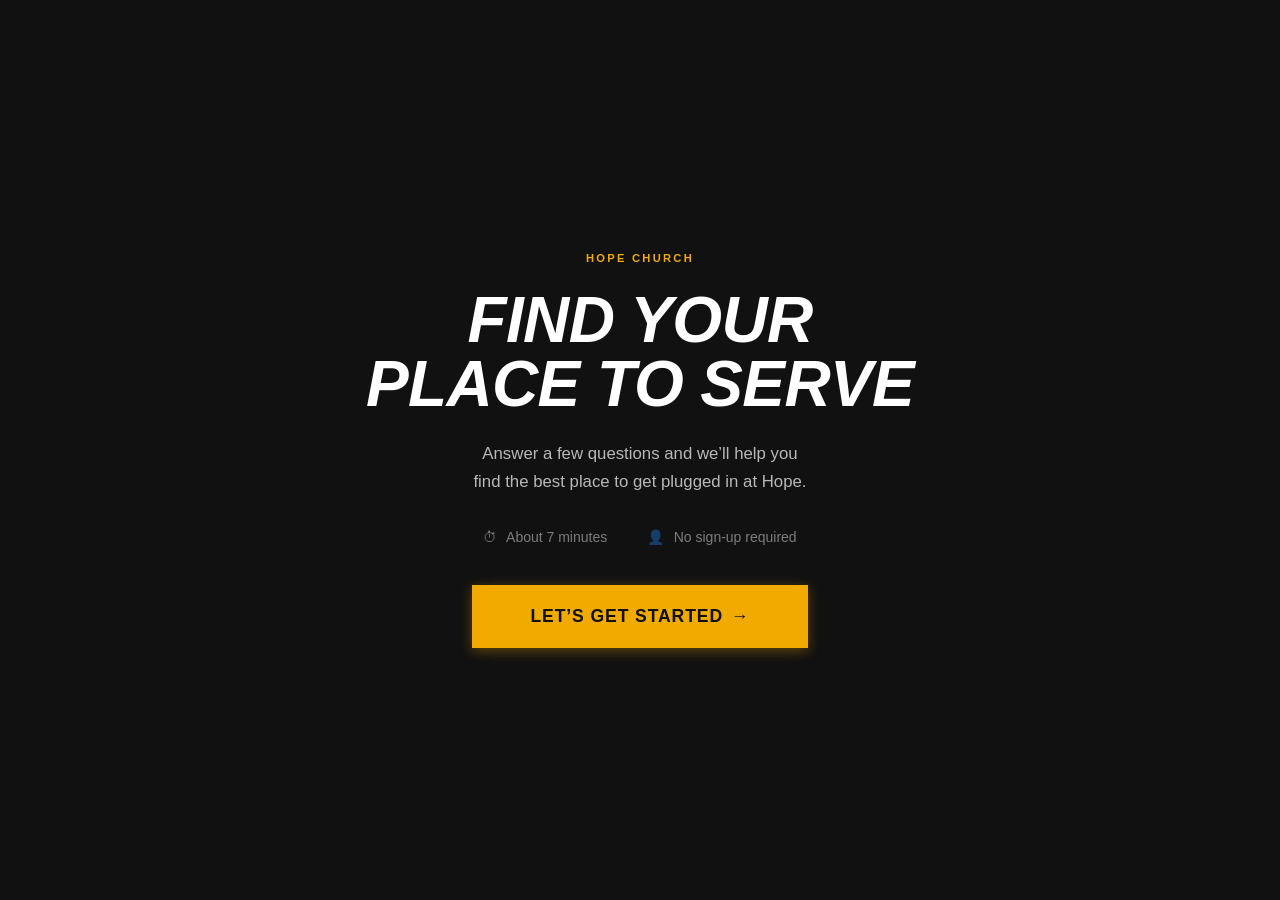
<file: index.html>
<!DOCTYPE html>
<html lang="en">
<head>
<meta charset="UTF-8">
<meta name="viewport" content="width=device-width, initial-scale=1.0, maximum-scale=1.0">
<title>Ministry Placement Quiz — Hope Church</title>
<style>
body { margin: 0; padding: 0; }

:root {
  --mpq-gold:        #F0AA00;
  --mpq-gold-light:  #FFD04D;
  --mpq-gold-dark:   #C88800;
  --mpq-gold-bg:     rgba(240,170,0,0.08);
  --mpq-black:       #111111;
  --mpq-white:       #FFFFFF;
  --mpq-gray-50:     #F9F9F9;
  --mpq-gray-100:    #F2F2F2;
  --mpq-gray-200:    #E4E4E4;
  --mpq-gray-400:    #9A9A9A;
  --mpq-gray-600:    #555555;
  --mpq-radius-sm:   3px;
  --mpq-radius:      6px;
  --mpq-radius-lg:   8px;
  --mpq-shadow:      0 2px 16px rgba(0,0,0,0.08);
  --mpq-shadow-lg:   0 8px 40px rgba(0,0,0,0.14);
  --mpq-ease:        cubic-bezier(0.16,1,0.3,1);
  --mpq-dur:         360ms;
}

.mpq-app *, .mpq-app *::before, .mpq-app *::after { box-sizing: border-box; margin: 0; padding: 0; }

#mpq-app {
  position: relative; width: 100%; min-height: 100vh;
  background: var(--mpq-white);
  font-family: -apple-system, BlinkMacSystemFont, 'Inter', 'Segoe UI', sans-serif;
  color: var(--mpq-black); overflow-x: hidden;
}

.mpq-screen { display: none; min-height: 100vh; }
.mpq-screen--active { display: flex; flex-direction: column; align-items: center; justify-content: center; }

/* Welcome */
#mpq-welcome { background: var(--mpq-black); color: var(--mpq-white); text-align: center; padding: 3rem 1.5rem; }
.mpq-screen__inner { max-width: 640px; width: 100%; }
.mpq-eyebrow { font-size: 0.7rem; font-weight: 800; letter-spacing: 0.2em; text-transform: uppercase; color: var(--mpq-gold); margin-bottom: 1.5rem; }
.mpq-welcome__title { font-size: clamp(2.2rem, 6.5vw, 4rem); font-weight: 900; line-height: 1.0; letter-spacing: -0.01em; text-transform: uppercase; color: var(--mpq-white); margin-bottom: 1.5rem; font-style: italic; }
.mpq-welcome__subtitle { font-size: 1.05rem; line-height: 1.7; color: rgba(255,255,255,0.7); max-width: 520px; margin: 0 auto 2rem; text-wrap: balance; }
.mpq-welcome__meta { list-style: none; display: flex; gap: 2.5rem; justify-content: center; font-size: 0.875rem; color: rgba(255,255,255,0.45); margin-bottom: 2.5rem; }
.mpq-meta-icon { margin-right: 0.35rem; }

/* Buttons */
.mpq-btn {
  display: inline-flex; align-items: center; gap: 0.5rem;
  border: 2px solid transparent; border-radius: 0;
  font-size: 1rem; font-weight: 800; letter-spacing: 0.05em;
  cursor: pointer; padding: 1.05rem 2.5rem; text-decoration: none;
  text-transform: uppercase;
  transition: background var(--mpq-dur) var(--mpq-ease), transform 0.15s, box-shadow 0.15s, color 0.15s;
  outline: none; line-height: 1;
}
.mpq-btn:focus-visible { box-shadow: 0 0 0 3px rgba(200,164,58,0.45); }
.mpq-btn--primary { background: var(--mpq-gold); color: var(--mpq-black); box-shadow: 0 3px 12px rgba(240,170,0,0.35); }
@media (hover: hover) {
  .mpq-btn--primary:hover { background: var(--mpq-gold-light); transform: translateY(-1px); box-shadow: 0 6px 20px rgba(240,170,0,0.45); }
}
.mpq-btn--primary:active { transform: none; }
.mpq-btn--primary:disabled { background: var(--mpq-gray-200); color: var(--mpq-gray-400); box-shadow: none; cursor: not-allowed; transform: none; opacity: 1; }
.mpq-btn--lg { font-size: 1.1rem; padding: 1.3rem 3.5rem; }
.mpq-btn__arrow { transition: transform 0.2s ease; }
@media (hover: hover) {
  .mpq-btn:not(:disabled):hover .mpq-btn__arrow { transform: translateX(3px); }
}

.mpq-back-btn {
  background: none; border: 1.5px solid var(--mpq-gray-200); border-radius: 0;
  font-size: 0.875rem; font-weight: 700; letter-spacing: 0.04em; text-transform: uppercase;
  color: var(--mpq-gray-600); cursor: pointer; padding: 1.05rem 1.75rem;
  transition: border-color 0.2s, color 0.2s;
}
@media (hover: hover) {
  .mpq-back-btn:hover { border-color: var(--mpq-gray-400); color: var(--mpq-black); }
}

/* Progress bar */
.mpq-progress-bar { position: fixed; top: 0; left: 0; right: 0; height: 3px; background: var(--mpq-gray-200); z-index: 100; }
.mpq-progress-bar__fill { height: 100%; background: var(--mpq-gold); width: 0%; transition: width 0.5s var(--mpq-ease); border-radius: 0 2px 2px 0; }

/* Quiz screen */
#mpq-quiz { display: none; flex-direction: column; min-height: 100vh; background: var(--mpq-white); }
.mpq-quiz__header {
  padding: 1.75rem 2rem 1.25rem; display: flex; align-items: center; justify-content: center;
  border-bottom: 1px solid var(--mpq-gray-100); flex-shrink: 0;
}
.mpq-q-counter { font-size: 0.75rem; font-weight: 700; letter-spacing: 0.08em; text-transform: uppercase; color: var(--mpq-gray-400); }
.mpq-quiz__body { flex: 1; display: flex; align-items: center; justify-content: center; padding: 4rem 2rem; overflow: hidden; }
.mpq-quiz__footer {
  padding: 1.75rem 2rem 2rem; display: flex; justify-content: space-between; align-items: center;
  border-top: 1px solid var(--mpq-gray-100); flex-shrink: 0;
}

/* Question */
.mpq-question-wrap { max-width: 680px; width: 100%; }
.mpq-question { animation: mpqIn var(--mpq-dur) var(--mpq-ease) both; }
.mpq-question--exit { animation: mpqOut 260ms var(--mpq-ease) both; }
@keyframes mpqIn  { from { opacity:0; transform:translateY(24px); } to { opacity:1; transform:none; } }
@keyframes mpqOut { from { opacity:1; transform:none; } to { opacity:0; transform:translateY(-20px); } }
.mpq-question__type {
  display: inline-block; font-size: 0.68rem; font-weight: 800; letter-spacing: 0.14em; text-transform: uppercase;
  color: var(--mpq-gold-dark); background: var(--mpq-gold-bg);
  border-radius: 99px; padding: 0.25rem 0.75rem; margin-bottom: 1.5rem;
}
.mpq-question__text { font-size: clamp(1.2rem, 3.5vw, 1.75rem); font-weight: 700; line-height: 1.35; letter-spacing: -0.02em; color: var(--mpq-black); margin-bottom: 2.5rem; }

/* Likert scale */
.mpq-scale__label-row { display: flex; justify-content: space-between; font-size: 0.7rem; color: var(--mpq-gray-400); margin-bottom: 0.75rem; padding: 0 2px; }
.mpq-scale__options { display: flex; gap: 10px; }
.mpq-scale__btn {
  flex: 1; aspect-ratio: 1; display: flex; align-items: center; justify-content: center;
  border: 2px solid var(--mpq-gray-200); border-radius: var(--mpq-radius);
  background: var(--mpq-white); font-size: 1rem; font-weight: 700;
  color: var(--mpq-gray-600); cursor: pointer; min-height: 56px;
  transition: border-color 0.2s, background 0.2s, color 0.2s, transform 0.15s;
}
@media (hover: hover) {
  .mpq-scale__btn:hover { border-color: var(--mpq-gold); color: var(--mpq-gold-dark); transform: translateY(-2px); }
}
.mpq-scale__btn.selected { border-color: var(--mpq-gold); background: var(--mpq-gold); color: var(--mpq-black); font-weight: 900; }

/* Multi-select */
.mpq-multi__hint {
  display: inline-block; font-size: 0.68rem; font-weight: 800; letter-spacing: 0.14em; text-transform: uppercase;
  color: var(--mpq-gold-dark); background: var(--mpq-gold-bg);
  border-radius: 99px; padding: 0.25rem 0.75rem; margin-bottom: 1rem;
}
.mpq-multi__next { display: flex; margin-top: 1.75rem; width: 100%; justify-content: flex-end; }
.mpq-multi__next .mpq-btn { min-width: 160px; }

/* Choice buttons */
.mpq-choices { display: flex; flex-direction: column; gap: 10px; }
.mpq-choice__btn {
  width: 100%; text-align: left; padding: 1rem 1.25rem;
  border: 2px solid var(--mpq-gray-200); border-radius: var(--mpq-radius);
  background: var(--mpq-white); font-size: 0.975rem; font-weight: 500;
  color: var(--mpq-black); cursor: pointer; display: flex; align-items: center; gap: 1rem;
  transition: border-color 0.2s, background 0.2s, transform 0.15s;
}
@media (hover: hover) {
  .mpq-choice__btn:hover { border-color: var(--mpq-gold); transform: translateX(4px); }
}
.mpq-choice__btn.selected { border-color: var(--mpq-gold); background: var(--mpq-gold-bg); font-weight: 600; }
.mpq-choice__key {
  width: 28px; height: 28px; flex-shrink: 0;
  border: 1.5px solid var(--mpq-gray-200); border-radius: var(--mpq-radius-sm);
  display: flex; align-items: center; justify-content: center;
  font-size: 0.72rem; font-weight: 800; color: var(--mpq-gray-400);
  transition: border-color 0.2s, background 0.2s, color 0.2s;
}
.mpq-choice__btn.selected .mpq-choice__key { border-color: var(--mpq-gold); background: var(--mpq-gold); color: var(--mpq-black); }
@media (hover: hover) {
  .mpq-choice__btn:hover .mpq-choice__key { border-color: var(--mpq-gold); background: var(--mpq-gold); color: var(--mpq-black); }
}

/* Loading */
.mpq-loading {
  position: fixed; inset: 0; z-index: 200; background: rgba(255,255,255,0.92);
  backdrop-filter: blur(4px); display: flex; flex-direction: column;
  align-items: center; justify-content: center; gap: 1.25rem; font-size: 1rem; color: var(--mpq-gray-600);
}
.mpq-loading--hidden { display: none; }
.mpq-loading__spinner { width: 44px; height: 44px; border: 3px solid var(--mpq-gray-200); border-top-color: var(--mpq-gold); border-radius: 50%; animation: mpqSpin 0.7s linear infinite; }
@keyframes mpqSpin { to { transform: rotate(360deg); } }

/* Results screen */
#mpq-results { background: var(--mpq-gray-50); justify-content: flex-start; }
.mpq-results__inner { max-width: 760px; width: 100%; margin: 0 auto; padding: 4rem 2rem 5rem; }
.mpq-results__eyebrow { font-size: 0.7rem; font-weight: 800; letter-spacing: 0.18em; text-transform: uppercase; color: var(--mpq-gold-dark); margin-bottom: 0.75rem; }
.mpq-results__title { font-size: clamp(1.75rem, 5vw, 2.75rem); font-weight: 900; letter-spacing: -0.03em; line-height: 1.1; margin-bottom: 0.75rem; color: var(--mpq-black); }
.mpq-results__subtitle { font-size: 0.95rem; color: var(--mpq-gray-600); line-height: 1.65; margin-bottom: 2.5rem; }
.mpq-section-title {
  font-size: 0.68rem; font-weight: 800; letter-spacing: 0.14em; text-transform: uppercase;
  color: var(--mpq-gray-400); margin-top: 3rem; margin-bottom: 1.5rem;
  padding-bottom: 0.5rem; border-bottom: 1px solid var(--mpq-gray-200);
}

/* Gift cards */
.mpq-gifts-grid { display: grid; grid-template-columns: repeat(auto-fit, minmax(200px, 1fr)); gap: 1rem; margin-bottom: 0.5rem; }
.mpq-gift-card { background: var(--mpq-white); border-radius: var(--mpq-radius); padding: 1.5rem; box-shadow: var(--mpq-shadow); border-top: 4px solid; }
.mpq-gift-card--rank-1 { border-top-color: var(--mpq-gold); }
.mpq-gift-card--rank-2 { border-top-color: #AAAAAA; }
.mpq-gift-card--rank-3 { border-top-color: #C07C36; }
.mpq-gift-card__rank { font-size: 0.65rem; font-weight: 800; letter-spacing: 0.1em; text-transform: uppercase; color: var(--mpq-gray-400); margin-bottom: 0.5rem; }
.mpq-gift-card__name { font-size: 1.2rem; font-weight: 800; color: var(--mpq-black); margin-bottom: 0.5rem; }
.mpq-gift-card__pct  { font-size: 2rem; font-weight: 900; color: var(--mpq-gold); line-height: 1; margin-bottom: 0.6rem; }
.mpq-gift-card__desc { font-size: 0.83rem; line-height: 1.55; color: var(--mpq-gray-600); }

/* Ministry cards */
.mpq-ministries-list { display: flex; flex-direction: column; gap: 1.25rem; margin-bottom: 1.5rem; }
.mpq-ministry-card {
  background: var(--mpq-white); border-radius: var(--mpq-radius); box-shadow: var(--mpq-shadow);
  overflow: hidden; display: flex; flex-direction: column; border-left: 4px solid transparent;
  cursor: pointer; transition: box-shadow 0.2s, transform 0.2s;
}
@media (hover: hover) {
  .mpq-ministry-card:hover { box-shadow: var(--mpq-shadow-lg); transform: translateY(-2px); }
}
.mpq-ministry-card--rank-1 { border-left-color: var(--mpq-gold); }
.mpq-ministry-card--rank-2 { border-left-color: #AAAAAA; }
.mpq-ministry-card--rank-3 { border-left-color: #C07C36; }

/* Image area — only shown when a real URL is provided */
.mpq-ministry-card__image {
  width: 100%; height: 160px; background: var(--mpq-black);
  background-size: cover; background-position: center;
  position: relative; display: flex; align-items: flex-end; padding: 1rem;
}
.mpq-ministry-card__logo { position: absolute; top: 1rem; right: 1rem; height: 40px; width: auto; object-fit: contain; background: white; border-radius: 4px; padding: 3px 6px; }

/* Badge — inline in image when image exists, in card body when no image */
.mpq-ministry-card__badge {
  display: inline-block; font-size: 0.65rem; font-weight: 800;
  letter-spacing: 0.1em; text-transform: uppercase;
  color: var(--mpq-black); background: var(--mpq-gold);
  border-radius: 99px; padding: 0.2rem 0.65rem;
}
.mpq-ministry-card__body .mpq-ministry-card__badge { margin-bottom: 0.75rem; }

.mpq-ministry-card__body { padding: 1.25rem 1.5rem 1rem; flex: 1; }
.mpq-ministry-card__name { font-size: 1.15rem; font-weight: 800; color: var(--mpq-black); margin-bottom: 0.5rem; }
.mpq-ministry-card__desc { font-size: 0.875rem; line-height: 1.6; color: var(--mpq-gray-600); margin-bottom: 0.75rem; }
.mpq-ministry-card__commitment { font-size: 0.78rem; font-weight: 600; color: var(--mpq-gray-400); display: flex; align-items: center; gap: 0.4rem; }
.mpq-ministry-card__commitment::before { content: '🕐'; }

/* Ministry interest checkbox */
.mpq-ministry-card__check { padding: 0.875rem 1.5rem 1rem; display: flex; align-items: center; gap: 0.75rem; border-top: 1px solid var(--mpq-gray-100); user-select: none; }
.mpq-ministry-check { display: none; }
.mpq-ministry-check__box { width: 22px; height: 22px; flex-shrink: 0; border: 2px solid var(--mpq-gray-200); border-radius: 5px; background: var(--mpq-white); display: flex; align-items: center; justify-content: center; transition: border-color 0.2s, background 0.2s; position: relative; }
.mpq-ministry-check__box::after { content: ''; width: 5px; height: 9px; border: 2px solid var(--mpq-black); border-top: 0; border-left: 0; transform: rotate(45deg) scale(0) translateY(-1px); transition: transform 0.15s ease; position: absolute; }
.mpq-ministry-check:checked ~ .mpq-ministry-check__box { border-color: var(--mpq-gold); background: var(--mpq-gold); }
.mpq-ministry-check:checked ~ .mpq-ministry-check__box::after { transform: rotate(45deg) scale(1) translateY(-1px); }
.mpq-ministry-check__label { font-size: 0.9rem; font-weight: 600; color: var(--mpq-gray-600); transition: color 0.2s; }
.mpq-ministry-card:has(.mpq-ministry-check:checked) .mpq-ministry-check__label { color: var(--mpq-gold-dark); }

/* All gifts bar chart */
.mpq-all-gifts { background: var(--mpq-white); border-radius: var(--mpq-radius); padding: 1.75rem; box-shadow: var(--mpq-shadow); margin-bottom: 2.5rem; }
.mpq-gift-bar-row { display: grid; grid-template-columns: 140px 1fr 40px; align-items: center; gap: 0.75rem; margin-bottom: 0.6rem; }
.mpq-gift-bar-row:last-child { margin-bottom: 0; }
.mpq-gift-bar__label { font-size: 0.78rem; font-weight: 600; color: var(--mpq-black); white-space: nowrap; overflow: hidden; text-overflow: ellipsis; }
.mpq-gift-bar__track { height: 8px; background: var(--mpq-gray-100); border-radius: 99px; overflow: hidden; }
.mpq-gift-bar__fill  { height: 100%; background: var(--mpq-gold); border-radius: 99px; width: 0%; transition: width 1s var(--mpq-ease); }
.mpq-gift-bar__pct   { font-size: 0.73rem; font-weight: 700; color: var(--mpq-gray-400); text-align: right; }

/* Connect form */
.mpq-connect-form { background: var(--mpq-black); border-radius: var(--mpq-radius-lg); padding: 2.5rem; color: var(--mpq-white); margin-top: 3rem; }
.mpq-connect-form__title { font-size: 1.4rem; font-weight: 900; letter-spacing: -0.02em; margin-bottom: 0.5rem; }
.mpq-connect-form__desc  { font-size: 0.925rem; color: rgba(255,255,255,0.65); margin-bottom: 1.75rem; }
.mpq-connect-error { background: rgba(255,60,60,0.12); border: 1px solid rgba(255,60,60,0.3); border-radius: var(--mpq-radius-sm); padding: 0.75rem 1rem; margin-bottom: 1.25rem; font-size: 0.875rem; color: #ff6b6b; }
.mpq-connect-error p { margin: 0 0 4px; }
.mpq-connect-error p:last-child { margin: 0; }
.mpq-form-row { display: grid; grid-template-columns: 1fr 1fr; gap: 1rem; margin-bottom: 1.5rem; }
.mpq-form-field { display: flex; flex-direction: column; gap: 0.4rem; }
.mpq-form-field--full { margin-bottom: 1.5rem; }
.mpq-form-field label { font-size: 0.8rem; font-weight: 700; letter-spacing: 0.05em; color: rgba(255,255,255,0.6); text-transform: uppercase; }
.mpq-form-field input { background: rgba(255,255,255,0.08); border: 1.5px solid rgba(255,255,255,0.15); border-radius: var(--mpq-radius-sm); padding: 0.75rem 1rem; font-size: 1rem; color: var(--mpq-white); outline: none; transition: border-color 0.2s; }
.mpq-form-field input::placeholder { color: rgba(255,255,255,0.3); }
.mpq-form-field input:focus { border-color: var(--mpq-gold); }

/* Confirmation screen */
#mpq-confirmation { background: var(--mpq-black); color: var(--mpq-white); }
.mpq-confirmation__inner { max-width: 520px; text-align: center; padding: 2rem 1.5rem; }
.mpq-confirmation__icon { width: 72px; height: 72px; background: var(--mpq-gold); border-radius: 50%; display: flex; align-items: center; justify-content: center; font-size: 2rem; font-weight: 900; color: var(--mpq-black); margin: 0 auto 1.5rem; }
.mpq-confirmation__title { font-size: clamp(1.5rem, 4vw, 2.25rem); font-weight: 900; letter-spacing: -0.03em; margin-bottom: 1rem; }
.mpq-confirmation__body  { font-size: 1rem; line-height: 1.7; color: rgba(255,255,255,0.7); margin-bottom: 2rem; }

@media (max-width: 600px) {
  .mpq-quiz__header { padding: 1.25rem 1.25rem 1rem; }
  .mpq-quiz__body   { padding: 2.5rem 1.25rem; }
  .mpq-quiz__footer { padding: 1.25rem 1.25rem 1.75rem; }
  .mpq-scale__options { gap: 6px; }
  .mpq-scale__btn { min-height: 48px; font-size: 0.9rem; border-radius: 8px; }
  .mpq-gifts-grid { grid-template-columns: 1fr; }
  .mpq-gift-bar-row { grid-template-columns: 100px 1fr 34px; gap: 0.5rem; }
  .mpq-form-row { grid-template-columns: 1fr; }
  .mpq-results__inner { padding: 2.5rem 1.25rem 4rem; }
}
</style>
</head>
<body>

<div id="mpq-app" class="mpq-app" role="main" aria-label="Ministry Placement Quiz">

  <!-- Welcome -->
  <div id="mpq-welcome" class="mpq-screen mpq-screen--active">
    <div class="mpq-screen__inner">
      <p class="mpq-eyebrow">Hope Church</p>
      <h1 class="mpq-welcome__title">Find Your<br>Place to Serve</h1>
      <p class="mpq-welcome__subtitle">Answer a few questions and we&rsquo;ll help you find the best place to get plugged in at Hope.</p>
      <ul class="mpq-welcome__meta">
        <li><span class="mpq-meta-icon">&#9201;</span> About 7 minutes</li>
        <li><span class="mpq-meta-icon">&#128100;</span> No sign-up required</li>
      </ul>
      <button id="mpq-start-btn" class="mpq-btn mpq-btn--primary mpq-btn--lg">
        Let&rsquo;s Get Started <span class="mpq-btn__arrow">&#8594;</span>
      </button>
    </div>
  </div>

  <!-- Quiz -->
  <div id="mpq-quiz" class="mpq-screen" aria-live="polite">
    <div class="mpq-progress-bar" role="progressbar" aria-valuemin="0" aria-valuemax="100" aria-valuenow="0">
      <div id="mpq-progress-fill" class="mpq-progress-bar__fill"></div>
    </div>
    <div class="mpq-quiz__header">
      <div id="mpq-q-counter" class="mpq-q-counter"></div>
    </div>
    <div class="mpq-quiz__body">
      <div id="mpq-question-wrap" class="mpq-question-wrap"></div>
    </div>
    <div class="mpq-quiz__footer">
      <button id="mpq-back-btn" class="mpq-back-btn" aria-label="Previous question">&#8592; Back</button>
      <button id="mpq-next-btn" class="mpq-btn mpq-btn--primary" disabled>
        Next <span class="mpq-btn__arrow">&#8594;</span>
      </button>
    </div>
  </div>

  <!-- Results -->
  <div id="mpq-results" class="mpq-screen">
    <div class="mpq-results__inner">
      <div id="mpq-results-content"></div>
    </div>
  </div>

  <!-- Confirmation -->
  <div id="mpq-confirmation" class="mpq-screen">
    <div class="mpq-screen__inner mpq-confirmation__inner">
      <div class="mpq-confirmation__icon">&#10003;</div>
      <p class="mpq-eyebrow">You&rsquo;re all set!</p>
      <h2 class="mpq-confirmation__title">Thanks for taking the next step.</h2>
      <p class="mpq-confirmation__body">We&rsquo;ve received your ministry interests and our team will be in touch soon. We can&rsquo;t wait to serve alongside you!</p>
      <div id="mpq-confirmation__cta"></div>
    </div>
  </div>

  <!-- Loading -->
  <div id="mpq-loading" class="mpq-loading mpq-loading--hidden" aria-hidden="true">
    <div class="mpq-loading__spinner"></div>
    <p>Discovering your gifts&hellip;</p>
  </div>

</div>

<script>
/* Question data + client-side scoring engine */

var mpqData = {
  ajaxUrl:    '__preview__',
  nonce:      null,
  siteName:   'Hope Church',
  connectUrl: 'https://hopechurch.net',
  questions: (function () {
    var sg = [
      {id:'T1',  category:'teaching',       type:'scale', text:'I enjoy explaining Bible passages in ways that help others understand.'},
      {id:'T3',  category:'teaching',       type:'scale', text:'I love preparing lessons or studies that help others grow in their faith.'},
      {id:'EN1', category:'encouragement',  type:'scale', text:"I naturally find ways to lift others up when they're struggling."},
      {id:'EN3', category:'encouragement',  type:'scale', text:'I enjoy helping others recognize their potential and cheering them on.'},
      {id:'GV1', category:'giving',         type:'scale', text:"I feel deep satisfaction when I give generously to God's work."},
      {id:'GV3', category:'giving',         type:'scale', text:'I give sacrificially and trust God to meet my own needs.'},
      {id:'LD1', category:'leadership',     type:'scale', text:'People naturally look to me to lead when direction is needed.'},
      {id:'LD2', category:'leadership',     type:'scale', text:'I am able to cast vision and motivate others to work toward a goal.'},
      {id:'MC1', category:'mercy',          type:'scale', text:'I am deeply moved by the pain and struggles of others.'},
      {id:'MC2', category:'mercy',          type:'scale', text:'I am drawn to minister to people who are hurting or forgotten.'},
      {id:'SV1', category:'service',        type:'scale', text:"I feel most fulfilled when I'm helping others complete their work."},
      {id:'SV3', category:'service',        type:'scale', text:'I notice practical needs and want to meet them without being asked.'},
      {id:'AD1', category:'administration', type:'scale', text:'I enjoy creating systems and processes that help things run smoothly.'},
      {id:'AD2', category:'administration', type:'scale', text:'I thrive when organizing people, tasks, and resources toward a common goal.'},
      {id:'EV1', category:'evangelism',     type:'scale', text:"I feel a strong urgency to share the Gospel with those who don't know Jesus."},
      {id:'EV2', category:'evangelism',     type:'scale', text:'I find it natural and comfortable to tell others about my faith.'},
      {id:'PS1', category:'pastor',         type:'scale', text:'I feel responsible for the spiritual growth and wellbeing of those around me.'},
      {id:'PS2', category:'pastor',         type:'scale', text:'I naturally invest in long-term relationships with people I disciple.'},
      {id:'WS1', category:'wisdom',         type:'scale', text:'People frequently seek my counsel for important decisions.'},
      {id:'WS2', category:'wisdom',         type:'scale', text:'I have a sense of how biblical truth applies to complex, real-life situations.'},
      {id:'KN1', category:'knowledge',      type:'scale', text:'I love digging deep into Scripture and researching biblical truth.'},
      {id:'KN2', category:'knowledge',      type:'scale', text:'I often discover insights in the Bible that others may have overlooked.'},
      {id:'FT1', category:'faith',          type:'scale', text:'I often sense God calling me to take steps others consider risky or unreasonable.'},
      {id:'FT3', category:'faith',          type:'scale', text:'I have a strong confidence that God will act, even when outcomes seem impossible.'},
      {id:'DS1', category:'discernment',    type:'scale', text:"I can often sense when someone's motives don't match what they're saying."},
      {id:'DS2', category:'discernment',    type:'scale', text:"I quickly recognize when teaching or doctrine doesn't align with Scripture."},
      {id:'HP1', category:'hospitality',    type:'scale', text:'I love making others feel welcomed and completely at home in my presence.'},
      {id:'HP3', category:'hospitality',    type:'scale', text:'I notice when people feel like outsiders and go out of my way to include them.'},
      {id:'PI1', category:'intercession',   type:'scale', text:'I feel a deep burden to pray for specific people or needs for extended periods.'},
      {id:'PI3', category:'intercession',   type:'scale', text:'Prayer is a primary way I connect with God, and I find it deeply fulfilling.'},
      {id:'CC1', category:'creative',       type:'scale', text:'I express spiritual truths through creative means — music, art, writing, drama, or design.'},
      {id:'CC2', category:'creative',       type:'scale', text:"I feel most alive when using creative gifts to communicate God's heart."},
      {id:'PY1', category:'prophecy',       type:'scale', text:"I feel compelled to speak God's truth even when it's difficult or uncomfortable."},
      {id:'PY2', category:'prophecy',       type:'scale', text:'I have a strong sense of what God wants to say to a group or individual.'}
    ];

    var iq = [
      {id:'I1',  category:'interest_age',         type:'choice', text:'Which age group do you most enjoy spending time with?',
       options:[{value:'children',label:'Children (infant – 12)'},{value:'youth',label:'Teenagers & Young Adults'},{value:'adults',label:'Adults'},{value:'seniors',label:'Seniors'},{value:'all',label:'All ages — I love them equally'}]},
      {id:'I2',  category:'interest_setting',      type:'choice', text:'Where do you feel most comfortable serving?',
       options:[{value:'front',label:'Up front and visible (stage, door, leading)'},{value:'behind',label:'Behind the scenes — I keep things running'},{value:'one_on_one',label:'One-on-one conversations and relationships'},{value:'small_group',label:'Small groups and team settings'}]},
      {id:'I3',  category:'interest_skill',        type:'multi',  text:'Which of these describe skills or experiences you have?',
       options:[{value:'music',label:'I play an instrument or sing'},{value:'tech',label:'I work well with technology, audio/video, or computers'},{value:'physical',label:"I'm good with my hands — building, maintenance, or physical work"},{value:'people',label:"I'm a natural communicator and connector with people"}]},
      {id:'I4',  category:'interest_children_exp', type:'choice', text:'Have you worked with children as a teacher, coach, parent, or volunteer?',
       options:[{value:'yes',label:'Yes — regularly and I love it'},{value:'some',label:"Some experience, and I'd like more"},{value:'no',label:'Not much experience yet'}]},
      {id:'I5',  category:'interest_social',       type:'choice', text:"When you walk into a room full of people you don't know well, you tend to:",
       options:[{value:'initiate',label:'Start conversations and introduce yourself'},{value:'deepen',label:'Seek out one person and go deep'},{value:'observe',label:'Watch, listen, and ease in gradually'},{value:'help',label:'Look for something useful to do'}]},
      {id:'I6',  category:'interest_outreach',     type:'choice', text:"How do you feel about reaching people who aren't part of a church yet?",
       options:[{value:'yes',label:"I'm passionate about it — it drives me"},{value:'somewhat',label:'I care, but prefer working within the church'},{value:'no',label:"I'm more drawn to serving those already here"}]},
      {id:'I7',  category:'interest_teaching_exp', type:'choice', text:'Have you ever taught a class, led a group discussion, or mentored someone?',
       options:[{value:'yes',label:"Yes — it's something I do regularly"},{value:'some',label:'A few times — I enjoyed it'},{value:'no',label:"Not much, but I'm open to growing in it"}]},
      {id:'I8',  category:'interest_hands_on',     type:'choice', text:"If a task needs to get done, you're most likely to:",
       options:[{value:'jump_in',label:'Roll up my sleeves and just do it'},{value:'plan',label:'Make a plan and coordinate with others'},{value:'delegate',label:'Recruit the right people and lead the effort'},{value:'support',label:'Help wherever someone needs an extra hand'}]},
      {id:'I9',  category:'interest_safety',       type:'choice', text:'How do you feel about a role that involves protecting and keeping people safe?',
       options:[{value:'yes',label:"That's exactly my type of role"},{value:'maybe',label:"I'm open to it"},{value:'no',label:"I'd prefer a different kind of role"}]},
      {id:'I10', category:'interest_prayer_life',  type:'choice', text:'How would you describe your prayer life?',
       options:[{value:'deep',label:"I pray for extended periods regularly — it's central to my life"},{value:'daily',label:'I pray briefly but consistently each day'},{value:'growing',label:"It's something I'm growing in"},{value:'new',label:'Prayer is relatively new to me'}]},
      {id:'I11', category:'interest_creativity',   type:'multi',  text:'Which creative areas feel natural to you?',
       options:[{value:'music',label:'Music — singing, playing, writing songs'},{value:'visual',label:'Visual arts, graphic design, or video'},{value:'writing',label:'Writing, storytelling, or speaking'},{value:'none',label:"Creativity isn't really my thing"}]},
      {id:'I12', category:'interest_time',         type:'choice', text:'How much time could you realistically commit to serving each week?',
       options:[{value:'minimal',label:'1 – 2 hours (Sundays only)'},{value:'moderate',label:'3 – 5 hours (Sundays + some midweek)'},{value:'significant',label:'6+ hours (a major commitment)'}]}
    ];

    var all = [], gi = 0, interval = Math.floor(sg.length / iq.length);
    sg.forEach(function (q, i) {
      all.push(q);
      if ((i + 1) % interval === 0 && gi < iq.length) { all.push(iq[gi]); gi++; }
    });
    while (gi < iq.length) { all.push(iq[gi]); gi++; }
    return all;
  }())
};

/* Client-side scoring engine */
var MPQ_Scoring = {
  giftsInfo: {
    teaching:       {name:'Teaching',               description:"You have a God-given ability to explain Scripture clearly and help others grow in their understanding of God's Word."},
    encouragement:  {name:'Encouragement',          description:"You have a remarkable ability to come alongside others, speak life into them, and help them see God's purpose."},
    giving:         {name:'Giving',                 description:"You feel called to be generous with your resources and trust God to use your giving to advance His kingdom."},
    leadership:     {name:'Leadership',             description:"You have the ability to cast vision, motivate others, and guide people toward a God-honoring goal."},
    mercy:          {name:'Mercy',                  description:"You are deeply moved by the suffering of others and called to show God's compassion to those who are hurting."},
    service:        {name:'Service & Helps',        description:"You find deep fulfillment in supporting others and working behind the scenes so that ministry can happen."},
    administration: {name:'Administration',         description:"You have a gift for organizing people, resources, and systems to accomplish ministry goals effectively."},
    evangelism:     {name:'Evangelism',             description:"You feel a natural urgency and joy in sharing the Gospel and helping others encounter Jesus."},
    pastor:         {name:'Shepherding',            description:"You feel a deep responsibility for the spiritual health and growth of others and love investing in long-term discipleship."},
    wisdom:         {name:'Wisdom',                 description:"You have an unusual ability to apply God's truth to real-life situations and offer sound, godly counsel."},
    knowledge:      {name:'Knowledge',              description:"You have a passion for deep Bible study and often discover truths that help the body of Christ grow."},
    faith:          {name:'Faith',                  description:"You have an extraordinary ability to trust God in circumstances others might find impossible, and your faith inspires those around you."},
    discernment:    {name:'Discernment',            description:"You have a Spirit-given ability to recognize truth from error and sense what is spiritually happening in situations."},
    hospitality:    {name:'Hospitality',            description:"You have a gift for making people feel genuinely welcome and creating spaces where people feel loved and included."},
    intercession:   {name:'Prayer & Intercession',  description:"You feel a deep calling to pray fervently for others and believe strongly in the power of persistent prayer."},
    creative:       {name:'Creative Communication', description:"You communicate spiritual truths through creative means — music, art, writing, drama, or design — in ways that move people's hearts."},
    prophecy:       {name:'Prophecy',               description:"You feel a bold calling to speak God's truth clearly and directly, even when it's challenging or uncomfortable."}
  },

  ministries: {
    hope_kids_preschool: {
      name:'Hope Kids — Preschool', commitment:'Sundays + occasional events',
      image_url:'https://hopechurch.net/wp-content/uploads/2019/01/baby-laugh.jpg',
      description:"Create a warm, nurturing environment where babies, toddlers, and preschoolers take their very first steps of faith and experience God's love through play, stories, and gentle care.",
      gifts:{service:3,mercy:3,encouragement:2,hospitality:2,pastor:1},
      interest_age:{children:5,all:1}, interest_children_exp:{yes:4,some:2}, interest_setting:{small_group:1}
    },
    hope_kids_elementary: {
      name:'Hope Kids — Elementary', commitment:'Sundays + occasional events',
      image_url:'https://hopechurch.net/wp-content/uploads/2018/10/preschool-children-1-1024x683.jpg',
      description:"Help kids in Kindergarten through 5th grade discover who Jesus is through energetic worship, engaging Bible lessons, and meaningful friendships that build a lifelong faith.",
      gifts:{teaching:4,encouragement:2,service:2,mercy:1,hospitality:1,pastor:1},
      interest_age:{children:5,all:1}, interest_children_exp:{yes:4,some:2}, interest_teaching_exp:{yes:3,some:1}, interest_setting:{small_group:1}
    },
    hope_students: {
      name:'Hope Student Ministries', commitment:'Weekly meetings + events',
      image_url:'https://hopechurch.net/wp-content/uploads/2020/02/IMG_1113-scaled.jpg',
      description:"Come alongside middle and high school students through authentic relationships, Biblical teaching, and life-on-life discipleship during a critical season of their lives.",
      gifts:{evangelism:2,encouragement:3,leadership:2,hospitality:2,pastor:3},
      interest_age:{youth:5,all:1}, interest_social:{initiate:2,deepen:2}, interest_setting:{small_group:1,one_on_one:1}, interest_outreach:{yes:1}
    },
    hope_young_adults: {
      name:'Hope Young Adults', commitment:'Weekly gatherings + community events',
      image_url:'',
      description:"Help build a community where people in their 20s and 30s find real belonging, lasting friendships, and a faith that anchors their lives.",
      gifts:{encouragement:3,hospitality:3,evangelism:2,pastor:2,leadership:1},
      interest_age:{adults:2,all:1}, interest_social:{initiate:2,deepen:1}, interest_setting:{small_group:2,front:1}, interest_outreach:{yes:1}
    },
    worship: {
      name:'Worship', commitment:'Weekly rehearsals + Sundays',
      image_url:'',
      description:"Use your musical gifting to lead our church family into God's presence each Sunday through Spirit-led worship that points people to Jesus.",
      gifts:{creative:5,faith:1,leadership:1},
      interest_skill:{music:6,people:1}, interest_creativity:{music:6,visual:1}, interest_setting:{front:3}
    },
    hospitality: {
      name:'Hospitality', commitment:'Sunday mornings',
      image_url:'https://hopechurch.net/wp-content/uploads/2021/05/MaySecond29.jpg',
      description:"Create a warm, welcoming atmosphere where everyone — regulars and first-timers alike — feels genuinely seen, valued, and at home at Hope Church.",
      gifts:{hospitality:5,service:2,mercy:1,encouragement:2},
      interest_social:{initiate:3,help:1}, interest_setting:{front:2}, interest_skill:{people:3}
    },
    greeters: {
      name:'Greeters', commitment:'Sunday mornings (rotating schedule)',
      image_url:'https://hopechurch.net/wp-content/uploads/2020/02/IMG_6628.jpg',
      description:"Be the first smile someone sees — warmly welcoming guests and members at the door and helping everyone feel like they've come home.",
      gifts:{hospitality:4,encouragement:2,service:1},
      interest_social:{initiate:4,help:1}, interest_setting:{front:3}, interest_skill:{people:3}
    },
    ushers: {
      name:'Ushers', commitment:'Sunday mornings (rotating schedule)',
      image_url:'https://hopechurch.net/wp-content/uploads/2020/02/IMG_6628.jpg',
      description:"Serve in the aisles to help services run smoothly, assist guests, manage seating, and support our weekend experience from start to finish.",
      gifts:{service:3,administration:2,hospitality:2},
      interest_setting:{front:1,behind:2}, interest_hands_on:{jump_in:2,support:2}, interest_skill:{people:1}
    },
    security: {
      name:'Security', commitment:'Sundays + special events',
      image_url:'https://hopechurch.net/wp-content/uploads/2020/02/IMG_6628.jpg',
      description:"Protect and serve our church family by maintaining a safe environment during services and events so everyone can worship without distraction.",
      gifts:{service:3,administration:2,leadership:2,discernment:3,faith:1},
      interest_safety:{yes:7,maybe:2}, interest_setting:{front:1,behind:1}, interest_hands_on:{jump_in:1,plan:1}
    },
    facilities: {
      name:'Facilities', commitment:'Weekdays + weekends as needed',
      image_url:'https://hopechurch.net/wp-content/uploads/2019/01/HopeChruchFront.png',
      description:"Keep our campus clean, safe, and fully set up so that every ministry and service can happen without a hitch. If you love practical hands-on work, this is your place.",
      gifts:{service:5,administration:2},
      interest_setting:{behind:4}, interest_hands_on:{jump_in:4,support:2}, interest_skill:{physical:6,tech:1}
    },
    hope_family: {
      name:'Lead a Hope Family', commitment:'Weekly Hope Family meeting + prep time',
      image_url:'',
      description:"Facilitate a small group of people who do life together — growing in God's Word, carrying one another's burdens, and becoming true church family.",
      gifts:{teaching:2,pastor:4,encouragement:3,wisdom:2,hospitality:2},
      interest_age:{adults:2,all:1}, interest_setting:{small_group:5,one_on_one:1}, interest_teaching_exp:{yes:2,some:1}, interest_social:{deepen:2,initiate:1}
    },
    media: {
      name:'Media Team', commitment:'Sundays + special productions',
      image_url:'https://hopechurch.net/wp-content/uploads/2021/04/IMG_2418-scaled.jpg',
      description:"Use your technical and creative skills to support live worship, livestreaming, social media, graphic design, and the digital presence of Hope Church.",
      gifts:{administration:1,creative:3,service:3},
      interest_skill:{tech:6,music:1}, interest_creativity:{visual:5,music:2}, interest_setting:{behind:4}, interest_hands_on:{plan:2,jump_in:1}
    },
    outreach: {
      name:'Outreach', commitment:'Monthly events + ongoing opportunities',
      image_url:'https://hopechurch.net/wp-content/uploads/2021/03/Salvation-Army.jpg',
      description:"Bring the love of Jesus to our city through servant evangelism, community service, and Gospel conversations that reach people who don't yet know Hope Church.",
      gifts:{evangelism:4,giving:1,service:2,faith:2,mercy:2},
      interest_outreach:{yes:6,somewhat:2}, interest_social:{initiate:3}, interest_hands_on:{jump_in:2}
    },
    prayer_team: {
      name:'Prayer Ministry Team', commitment:'Sundays + prayer gatherings',
      image_url:'',
      description:"Come alongside others to pray with them during services, at prayer gatherings, and at key moments in people's lives. If intercession is central to your calling, this is your place.",
      gifts:{intercession:6,mercy:2,encouragement:2,faith:3,wisdom:1},
      interest_prayer_life:{deep:7,daily:3,growing:1}, interest_social:{one_on_one:3,deepen:2}, interest_setting:{one_on_one:2,front:1}
    }
  },

  interestMap: {
    I1:'interest_age', I2:'interest_setting', I3:'interest_skill', I4:'interest_children_exp',
    I5:'interest_social', I6:'interest_outreach', I7:'interest_teaching_exp', I8:'interest_hands_on',
    I9:'interest_safety', I10:'interest_prayer_life', I11:'interest_creativity', I12:'interest_time'
  },

  calculate: function (answers) {
    var scores = {}, counts = {};
    var self = this;

    mpqData.questions.forEach(function (q) {
      if (q.type !== 'scale') return;
      var cat = q.category;
      if (!scores[cat]) { scores[cat] = 0; counts[cat] = 0; }
      var val = Math.min(5, Math.max(1, parseInt(answers[q.id] || 1, 10)));
      scores[cat] += val; counts[cat]++;
    });

    var pct = {};
    Object.keys(scores).forEach(function (cat) {
      pct[cat] = counts[cat] > 0 ? Math.round((scores[cat] / (counts[cat] * 5)) * 100) : 0;
    });

    var sortedCats = Object.keys(pct).sort(function (a, b) { return pct[b] - pct[a]; });
    var topGifts = sortedCats.slice(0, 3).map(function (cat) {
      var info = self.giftsInfo[cat] || {name: cat, description: ''};
      return {category: cat, name: info.name, description: info.description, percentage: pct[cat]};
    });
    var allGifts = sortedCats.map(function (cat) {
      var info = self.giftsInfo[cat] || {name: cat};
      return {category: cat, name: info.name, percentage: pct[cat]};
    });

    var mScores = {};
    Object.keys(self.ministries).forEach(function (mid) {
      var m = self.ministries[mid];
      var score = 0;
      Object.keys(m.gifts).forEach(function (gift) {
        score += ((pct[gift] || 0) / 100) * m.gifts[gift];
      });
      Object.keys(self.interestMap).forEach(function (qid) {
        var intCat = self.interestMap[qid];
        if (!m[intCat]) return;
        var raw = answers[qid];
        if (raw === undefined || raw === null) return;
        var vals = Array.isArray(raw) ? raw : [raw];
        vals.forEach(function (v) {
          if (m[intCat][v] !== undefined) score += m[intCat][v];
        });
      });
      mScores[mid] = score;
    });

    var sortedM = Object.keys(mScores).sort(function (a, b) { return mScores[b] - mScores[a]; });
    var topMinistries = sortedM.slice(0, 3).map(function (id) {
      var m = self.ministries[id];
      return {id: id, name: m.name, description: m.description, commitment: m.commitment, image_url: m.image_url || '', logo_url: ''};
    });

    return {top_gifts: topGifts, all_gifts: allGifts, top_ministries: topMinistries};
  }
};

/* Preview fetch override */
(function () {
  window.fetch = function (url, opts) {
    var answers = {}, action = '';
    if (opts && opts.body && typeof opts.body.forEach === 'function') {
      opts.body.forEach(function (val, key) {
        if (key === 'action') { action = val; return; }
        var m = key.match(/^answers\[(.+?)\]\[\]$/);
        if (m) {
          if (!answers[m[1]]) answers[m[1]] = [];
          answers[m[1]].push(isNaN(val) ? val : parseInt(val, 10));
          return;
        }
        var s = key.match(/^answers\[(.+?)\]$/);
        if (s) { answers[s[1]] = isNaN(val) ? val : parseInt(val, 10); }
      });
    }
    var responseData = action === 'mpq_submit'
      ? {success: true, data: MPQ_Scoring.calculate(answers)}
      : {success: true, data: {id: 0}};
    return Promise.resolve({ok: true, json: function () { return Promise.resolve(responseData); }});
  };
}());
</script>

<script>
/* Quiz UI */
document.addEventListener('DOMContentLoaded', function () {

  var questions   = mpqData.questions;
  var answers     = {};
  var current     = 0;
  var total       = questions.length;
  var exiting     = false;
  var resultsData = null;

  var welcome      = document.getElementById('mpq-welcome');
  var quizScreen   = document.getElementById('mpq-quiz');
  var resultsScr   = document.getElementById('mpq-results');
  var confirmScr   = document.getElementById('mpq-confirmation');
  var loading      = document.getElementById('mpq-loading');
  var startBtn     = document.getElementById('mpq-start-btn');
  var nextBtn      = document.getElementById('mpq-next-btn');
  var backBtn      = document.getElementById('mpq-back-btn');
  var qWrap        = document.getElementById('mpq-question-wrap');
  var qCounter     = document.getElementById('mpq-q-counter');
  var progressFill = document.getElementById('mpq-progress-fill');
  var resultsCont  = document.getElementById('mpq-results-content');
  var confirmCta   = document.getElementById('mpq-confirmation__cta');

  function showScreen(id) {
    [welcome, quizScreen, resultsScr, confirmScr].forEach(function (s) {
      if (s) { s.style.display = 'none'; s.classList.remove('mpq-screen--active'); }
    });
    var target = document.getElementById(id);
    if (target) { target.style.display = 'flex'; target.classList.add('mpq-screen--active'); }
    try { window.scrollTo({top: 0, behavior: 'smooth'}); } catch (e) { window.scrollTo(0, 0); }
  }

  function setLoading(on) {
    if (!loading) return;
    if (on) { loading.classList.remove('mpq-loading--hidden'); loading.removeAttribute('aria-hidden'); }
    else     { loading.classList.add('mpq-loading--hidden');    loading.setAttribute('aria-hidden', 'true'); }
  }

  function updateProgress() {
    var pct = Math.round((current / total) * 100);
    if (progressFill) { progressFill.style.width = pct + '%'; progressFill.parentElement.setAttribute('aria-valuenow', pct); }
    if (qCounter) qCounter.textContent = 'Question ' + (current + 1) + ' of ' + total;
    if (backBtn) backBtn.style.visibility = current === 0 ? 'hidden' : 'visible';
  }

  function isAnswered(q) {
    if (q.type === 'multi') return Array.isArray(answers[q.id]) && answers[q.id].length > 0;
    return answers[q.id] !== undefined && answers[q.id] !== null && answers[q.id] !== '';
  }

  var choiceKeys = ['A', 'B', 'C', 'D', 'E'];

  function renderQuestion(idx) {
    var q = questions[idx];
    var typeLabel = q.type === 'scale' ? 'Spiritual Gifts' : 'About You';
    var isLast = idx === total - 1;

    var html = '<div class="mpq-question">'
      + '<span class="mpq-question__type">' + typeLabel + '</span>'
      + '<p class="mpq-question__text">' + escHtml(q.text) + '</p>';
    if (q.type === 'scale') {
      html += renderScale(q);
    } else if (q.type === 'multi') {
      html += renderMulti(q, isLast);
    } else {
      html += renderChoices(q);
    }
    html += '</div>';

    /* Multi: Next lives inline; hide footer Next */
    if (nextBtn) {
      nextBtn.style.display = (q.type === 'multi') ? 'none' : '';
      nextBtn.disabled = !isAnswered(q);
      nextBtn.innerHTML = isLast
        ? 'See My Results <span class="mpq-btn__arrow">&#8594;</span>'
        : 'Next <span class="mpq-btn__arrow">&#8594;</span>';
    }

    if (qWrap.firstChild && !exiting) {
      exiting = true;
      var old = qWrap.firstChild;
      old.classList.add('mpq-question--exit');
      setTimeout(function () { qWrap.innerHTML = html; attachHandlers(q, isLast); updateProgress(); exiting = false; }, 260);
    } else if (!exiting) {
      qWrap.innerHTML = html; attachHandlers(q, isLast); updateProgress();
    }
  }

  function renderScale(q) {
    var labels = ['Not at all', '', 'Sometimes', '', 'Very much me'];
    var html = '<div class="mpq-scale__label-row">';
    labels.forEach(function (l) { html += '<span>' + escHtml(l) + '</span>'; });
    html += '</div><div class="mpq-scale__options" role="group" aria-label="Rate from 1 to 5">';
    for (var i = 1; i <= 5; i++) {
      var sel = answers[q.id] === i ? ' selected' : '';
      html += '<button class="mpq-scale__btn' + sel + '" data-val="' + i + '" aria-label="' + i + '">' + i + '</button>';
    }
    html += '</div>';
    return html;
  }

  function renderMulti(q, isLast) {
    var selected = Array.isArray(answers[q.id]) ? answers[q.id] : [];
    var hasAnswer = selected.length > 0;
    var html = '<p class="mpq-multi__hint">Select all that apply</p><div class="mpq-choices" role="group">';
    q.options.forEach(function (opt, i) {
      var isSel = selected.indexOf(opt.value) !== -1;
      html += '<button class="mpq-choice__btn' + (isSel ? ' selected' : '') + '" data-val="' + escAttr(opt.value) + '" type="button">'
        + '<span class="mpq-choice__key">' + (isSel ? '&#10003;' : choiceKeys[i]) + '</span>'
        + '<span>' + escHtml(opt.label) + '</span>'
        + '</button>';
    });
    html += '</div>'
      + '<div class="mpq-multi__next">'
      + '<button class="mpq-btn mpq-btn--primary mpq-multi__next-btn" type="button"' + (hasAnswer ? '' : ' disabled') + '>'
      + (isLast ? 'See My Results' : 'Next') + ' <span class="mpq-btn__arrow">&#8594;</span>'
      + '</button></div>';
    return html;
  }

  function renderChoices(q) {
    var html = '<div class="mpq-choices" role="group">';
    q.options.forEach(function (opt, i) {
      var sel = answers[q.id] === opt.value ? ' selected' : '';
      html += '<button class="mpq-choice__btn' + sel + '" data-val="' + escAttr(opt.value) + '">'
        + '<span class="mpq-choice__key">' + choiceKeys[i] + '</span>'
        + '<span>' + escHtml(opt.label) + '</span>'
        + '</button>';
    });
    html += '</div>';
    return html;
  }

  function attachHandlers(q, isLast) {
    if (q.type === 'scale') {
      qWrap.querySelectorAll('.mpq-scale__btn').forEach(function (btn) {
        btn.addEventListener('click', function () {
          qWrap.querySelectorAll('.mpq-scale__btn').forEach(function (b) { b.classList.remove('selected'); });
          btn.classList.add('selected');
          answers[q.id] = parseInt(btn.getAttribute('data-val'), 10);
          if (nextBtn) nextBtn.disabled = false;
          setTimeout(advance, 320);
        });
      });
    } else if (q.type === 'multi') {
      var multiNextBtn = qWrap.querySelector('.mpq-multi__next-btn');
      if (multiNextBtn) multiNextBtn.addEventListener('click', advance);
      var allBtns = Array.prototype.slice.call(qWrap.querySelectorAll('.mpq-choice__btn'));
      allBtns.forEach(function (btn, btnIdx) {
        btn.addEventListener('click', function () {
          var val = btn.getAttribute('data-val');
          var cur = Array.isArray(answers[q.id]) ? answers[q.id].slice() : [];
          var pos = cur.indexOf(val);
          if (pos === -1) {
            cur.push(val); btn.classList.add('selected');
            btn.querySelector('.mpq-choice__key').innerHTML = '&#10003;';
          } else {
            cur.splice(pos, 1); btn.classList.remove('selected');
            btn.querySelector('.mpq-choice__key').textContent = choiceKeys[btnIdx];
          }
          answers[q.id] = cur;
          if (multiNextBtn) multiNextBtn.disabled = cur.length === 0;
        });
      });
    } else {
      qWrap.querySelectorAll('.mpq-choice__btn').forEach(function (btn) {
        btn.addEventListener('click', function () {
          qWrap.querySelectorAll('.mpq-choice__btn').forEach(function (b) { b.classList.remove('selected'); });
          btn.classList.add('selected');
          answers[q.id] = btn.getAttribute('data-val');
          if (nextBtn) nextBtn.disabled = false;
          setTimeout(advance, 320);
        });
      });
    }
  }

  function advance() {
    if (!isAnswered(questions[current])) return;
    if (current < total - 1) { current++; renderQuestion(current); }
    else { submitQuiz(); }
  }

  if (startBtn) startBtn.addEventListener('click', function () { showScreen('mpq-quiz'); renderQuestion(0); });
  if (nextBtn)  nextBtn.addEventListener('click', advance);
  if (backBtn)  backBtn.addEventListener('click', function () { if (current > 0) { current--; renderQuestion(current); } });

  document.addEventListener('keydown', function (e) {
    if (!quizScreen || quizScreen.style.display === 'none') return;
    var q = questions[current];
    if (e.key === 'Enter' && isAnswered(q)) { advance(); return; }
    if (q.type === 'scale') {
      var n = parseInt(e.key, 10);
      if (n >= 1 && n <= 5) { var sb = qWrap.querySelector('.mpq-scale__btn[data-val="'+n+'"]'); if (sb) sb.click(); }
    }
    if (q.type === 'choice' || q.type === 'multi') {
      var map = {a:0,b:1,c:2,d:3,e:4};
      var idx = map[e.key.toLowerCase()];
      if (idx !== undefined) { var btns = qWrap.querySelectorAll('.mpq-choice__btn'); if (btns[idx]) btns[idx].click(); }
    }
  });

  function submitQuiz() {
    setLoading(true);
    showScreen('mpq-results');
    var formData = new FormData();
    formData.append('action', 'mpq_submit');
    formData.append('nonce', mpqData.nonce);
    Object.keys(answers).forEach(function (k) {
      var v = answers[k];
      if (Array.isArray(v)) { v.forEach(function (item) { formData.append('answers[' + k + '][]', item); }); }
      else { formData.append('answers[' + k + ']', v); }
    });
    fetch(mpqData.ajaxUrl, {method:'POST', body:formData})
      .then(function (r) { return r.json(); })
      .then(function (data) {
        setLoading(false);
        if (data.success) { resultsData = data.data; renderResults(data.data); }
        else { alert('Something went wrong. Please try again.'); }
      })
      .catch(function () { setLoading(false); alert('Network error. Please try again.'); });
  }

  function renderResults(data) {
    var topGifts      = data.top_gifts      || [];
    var topMinistries = data.top_ministries || [];
    var allGifts      = data.all_gifts      || [];

    var rankLabels   = ['Your #1 Gift', 'Your #2 Gift', 'Your #3 Gift'];
    var mBadges      = ['Best Match', 'Great Fit', 'Strong Fit'];
    var mRankClasses = ['mpq-ministry-card--rank-1', 'mpq-ministry-card--rank-2', 'mpq-ministry-card--rank-3'];

    var html = '<p class="mpq-results__eyebrow">Your Results</p>'
      + '<h2 class="mpq-results__title">Your Results<br>Are In!</h2>'
      + '<p class="mpq-results__subtitle">Based on your answers, here are your top spiritual gifts and the Hope Church ministries where you\'d likely thrive.</p>';

    html += '<p class="mpq-section-title" style="margin-top:0">Your Top Spiritual Gifts</p>';
    html += '<div class="mpq-gifts-grid">';
    topGifts.forEach(function (g, i) {
      html += '<div class="mpq-gift-card mpq-gift-card--rank-' + (i+1) + '">'
        + '<div class="mpq-gift-card__rank">' + rankLabels[i] + '</div>'
        + '<div class="mpq-gift-card__name">' + escHtml(g.name) + '</div>'
        + '<div class="mpq-gift-card__pct">' + g.percentage + '%</div>'
        + '<p class="mpq-gift-card__desc">' + escHtml(g.description) + '</p>'
        + '</div>';
    });
    html += '</div>';

    html += '<p class="mpq-section-title">Recommended Ministries for You</p>'
      + '<p class="mpq-results__subtitle" style="margin-top:0;margin-bottom:1.5rem;">Check the ministries you\'re interested in, then fill out your info below so our team can connect with you.</p>';

    html += '<div class="mpq-ministries-list" id="mpq-ministry-cards">';
    topMinistries.forEach(function (m, i) {
      html += '<label class="mpq-ministry-card ' + mRankClasses[i] + '" for="mpq-m-' + escAttr(m.id) + '">';

      /* Only show image area when a real URL exists */
      if (m.image_url) {
        html += '<div class="mpq-ministry-card__image" style="background-image:url(' + m.image_url + ')">';
        if (m.logo_url) html += '<img src="' + escAttr(m.logo_url) + '" class="mpq-ministry-card__logo" alt="' + escAttr(m.name) + ' logo">';
        html += '<span class="mpq-ministry-card__badge">' + mBadges[i] + '</span></div>';
      }

      html += '<div class="mpq-ministry-card__body">';
      if (!m.image_url) html += '<span class="mpq-ministry-card__badge">' + mBadges[i] + '</span>';
      html += '<div class="mpq-ministry-card__name">' + escHtml(m.name) + '</div>'
        + '<p class="mpq-ministry-card__desc">' + escHtml(m.description) + '</p>'
        + '<span class="mpq-ministry-card__commitment">' + escHtml(m.commitment) + '</span>'
        + '</div>'
        + '<div class="mpq-ministry-card__check">'
        + '<input type="checkbox" id="mpq-m-' + escAttr(m.id) + '" name="ministry" value="' + escAttr(m.id) + '" class="mpq-ministry-check">'
        + '<span class="mpq-ministry-check__box"></span>'
        + '<span class="mpq-ministry-check__label">I\'m interested</span>'
        + '</div>'
        + '</label>';
    });
    html += '</div>';

    html += '<div class="mpq-connect-form" id="mpq-connect-form">'
      + '<h3 class="mpq-connect-form__title">Ready to Take the Next Step?</h3>'
      + '<p class="mpq-connect-form__desc">Enter your info and our team will reach out to help get you connected!</p>'
      + '<div id="mpq-connect-error" class="mpq-connect-error" style="display:none;"></div>'
      + '<div class="mpq-form-field mpq-form-field--full"><label for="mpq-name">Your Name</label><input type="text" id="mpq-name" placeholder="First and last name" autocomplete="name"></div>'
      + '<div class="mpq-form-row">'
      + '<div class="mpq-form-field"><label for="mpq-email">Email Address</label><input type="email" id="mpq-email" placeholder="your@email.com" autocomplete="email"></div>'
      + '<div class="mpq-form-field"><label for="mpq-phone">Phone Number</label><input type="tel" id="mpq-phone" placeholder="(555) 123-4567" autocomplete="tel"></div>'
      + '</div>'
      + '<button class="mpq-btn mpq-btn--primary" id="mpq-connect-btn">Connect Me &#8594;</button>'
      + '</div>';

    html += '<p class="mpq-section-title">Your Full Gifts Profile</p><div class="mpq-all-gifts">';
    allGifts.forEach(function (g) {
      html += '<div class="mpq-gift-bar-row">'
        + '<span class="mpq-gift-bar__label">' + escHtml(g.name) + '</span>'
        + '<div class="mpq-gift-bar__track"><div class="mpq-gift-bar__fill" data-pct="' + g.percentage + '"></div></div>'
        + '<span class="mpq-gift-bar__pct">' + g.percentage + '%</span>'
        + '</div>';
    });
    html += '</div>';

    resultsCont.innerHTML = html;

    requestAnimationFrame(function () {
      requestAnimationFrame(function () {
        resultsCont.querySelectorAll('.mpq-gift-bar__fill').forEach(function (bar) { bar.style.width = bar.getAttribute('data-pct') + '%'; });
      });
    });

    document.getElementById('mpq-connect-btn').addEventListener('click', handleConnect);
  }

  function handleConnect() {
    var nameEl  = document.getElementById('mpq-name');
    var emailEl = document.getElementById('mpq-email');
    var phoneEl = document.getElementById('mpq-phone');
    var errEl   = document.getElementById('mpq-connect-error');
    var name    = nameEl  ? nameEl.value.trim()  : '';
    var email   = emailEl ? emailEl.value.trim() : '';
    var phone   = phoneEl ? phoneEl.value.trim() : '';
    var selIds  = [];
    resultsCont.querySelectorAll('.mpq-ministry-check:checked').forEach(function (cb) { selIds.push(cb.value); });

    var errors = [];
    if (!name)                errors.push('Please enter your name.');
    if (!isValidEmail(email)) errors.push('Please enter a valid email address.');
    if (!phone)               errors.push('Please enter your phone number.');
    if (!selIds.length)       errors.push('Please select at least one ministry you\'re interested in.');

    if (errors.length) {
      errEl.innerHTML = errors.map(function (e) { return '<p>' + escHtml(e) + '</p>'; }).join('');
      errEl.style.display = 'block';
      try { errEl.scrollIntoView({behavior:'smooth', block:'center'}); } catch (e) {}
      return;
    }

    errEl.style.display = 'none';
    setLoading(true);
    var d = resultsData;
    var recIds = (d.top_ministries || []).map(function (m) { return m.id; }).join(',');
    var formData = new FormData();
    formData.append('action', 'mpq_confirm');
    formData.append('nonce', mpqData.nonce);
    formData.append('name', name);
    formData.append('email', email);
    formData.append('phone', phone);
    formData.append('rec_ministries', recIds);
    formData.append('sel_ministries', selIds.join(','));
    formData.append('top_gifts', JSON.stringify(d.top_gifts || []));
    formData.append('answers_json', JSON.stringify(answers));

    fetch(mpqData.ajaxUrl, {method:'POST', body:formData})
      .then(function (r) { return r.json(); })
      .then(function (data) {
        setLoading(false);
        if (data.success) {
          if (confirmCta && mpqData.connectUrl) {
            confirmCta.innerHTML = '<a href="' + escAttr(mpqData.connectUrl) + '" class="mpq-btn mpq-btn--primary">Visit Our Connect Page &#8594;</a>';
          }
          showScreen('mpq-confirmation');
        } else {
          alert((data.data && data.data.message) ? data.data.message : 'Something went wrong.');
        }
      })
      .catch(function () { setLoading(false); alert('Network error. Please try again.'); });
  }

  function escHtml(str) {
    return String(str).replace(/&/g,'&amp;').replace(/</g,'&lt;').replace(/>/g,'&gt;').replace(/"/g,'&quot;').replace(/'/g,'&#039;');
  }
  function escAttr(str) { return String(str).replace(/"/g,'&quot;'); }
  function isValidEmail(e) { return /^[^\s@]+@[^\s@]+\.[^\s@]+$/.test(e); }

}); // end DOMContentLoaded
</script>

</body>
</html>
</file>
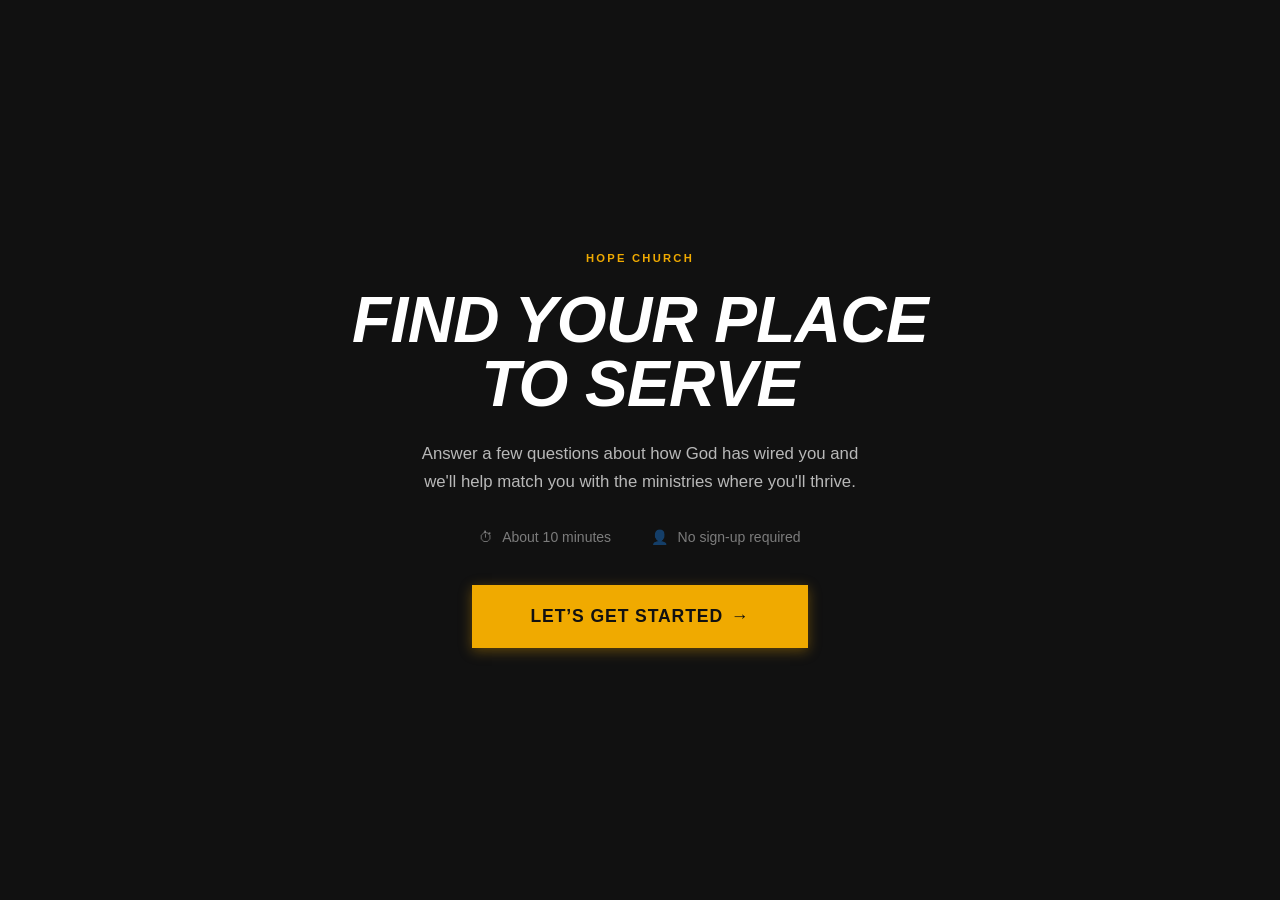
<file: preview.html>
<!DOCTYPE html>
<html lang="en">
<head>
<meta charset="UTF-8">
<meta name="viewport" content="width=device-width, initial-scale=1.0">
<title>Ministry Placement Quiz — Hope Church Preview</title>
<link rel="stylesheet" href="assets/css/quiz-style.css">
<style>
  body { margin: 0; padding: 0; }
  /* Override WordPress body class conflicts for standalone */
  #mpq-app { min-height: 100vh; }
</style>
</head>
<body>

<!-- Quiz HTML (mirrors the shortcode output) -->
<div id="mpq-app" class="mpq-app" role="main" aria-label="Ministry Placement Quiz">

  <div id="mpq-welcome" class="mpq-screen mpq-screen--active">
    <div class="mpq-screen__inner">
      <p class="mpq-eyebrow">Hope Church</p>
      <h1 class="mpq-welcome__title">Find Your Place<br>to Serve</h1>
      <p class="mpq-welcome__subtitle">Answer a few questions about how God has wired you and we'll help match you with the ministries where you'll thrive.</p>
      <ul class="mpq-welcome__meta">
        <li><span class="mpq-meta-icon">&#9201;</span> About 10 minutes</li>
        <li><span class="mpq-meta-icon">&#128100;</span> No sign-up required</li>
      </ul>
      <button id="mpq-start-btn" class="mpq-btn mpq-btn--primary mpq-btn--lg">
        Let&rsquo;s Get Started <span class="mpq-btn__arrow">&#8594;</span>
      </button>
    </div>
  </div>

  <div id="mpq-quiz" class="mpq-screen" aria-live="polite">
    <div class="mpq-progress-bar" role="progressbar" aria-valuemin="0" aria-valuemax="100" aria-valuenow="0">
      <div id="mpq-progress-fill" class="mpq-progress-bar__fill"></div>
    </div>
    <div class="mpq-quiz__header">
      <div id="mpq-q-counter" class="mpq-q-counter"></div>
      <button id="mpq-back-btn" class="mpq-back-btn" aria-label="Previous question">&#8592; Back</button>
    </div>
    <div class="mpq-quiz__body">
      <div id="mpq-question-wrap" class="mpq-question-wrap"></div>
    </div>
    <div class="mpq-quiz__footer">
      <button id="mpq-next-btn" class="mpq-btn mpq-btn--primary" disabled>
        Next <span class="mpq-btn__arrow">&#8594;</span>
      </button>
    </div>
  </div>

  <div id="mpq-results" class="mpq-screen">
    <div class="mpq-results__inner">
      <div id="mpq-results-content"></div>
    </div>
  </div>

  <div id="mpq-confirmation" class="mpq-screen">
    <div class="mpq-screen__inner mpq-confirmation__inner">
      <div class="mpq-confirmation__icon">&#10003;</div>
      <p class="mpq-eyebrow">You&rsquo;re all set!</p>
      <h2 class="mpq-confirmation__title">Thanks for taking the next step.</h2>
      <p class="mpq-confirmation__body">We&rsquo;ve received your ministry interests and our team will be in touch soon. We can&rsquo;t wait to serve alongside you!</p>
      <div id="mpq-confirmation__cta">
        <a href="#" class="mpq-btn mpq-btn--primary">Visit Our Connect Page &rarr;</a>
      </div>
    </div>
  </div>

  <div id="mpq-loading" class="mpq-loading mpq-loading--hidden" aria-hidden="true">
    <div class="mpq-loading__spinner"></div>
    <p>Discovering your gifts&hellip;</p>
  </div>

</div>

<script>
/* ============================================================
   PREVIEW DATA — mirrors PHP class data for standalone use
   ============================================================ */

var mpqData = {
  ajaxUrl:    null,
  nonce:      null,
  siteName:   'Hope Church',
  connectUrl: 'https://hopechurch.net',
  questions: (function() {

    var sg = [
      {id:'T1',  category:'teaching',      text:'I enjoy explaining Bible passages in ways that help others understand.',                       type:'scale'},
      {id:'T2',  category:'teaching',      text:'People often come to me to help them understand complex spiritual truths.',                     type:'scale'},
      {id:'T3',  category:'teaching',      text:'I love preparing lessons or studies that help others grow in their faith.',                     type:'scale'},
      {id:'EN1', category:'encouragement', text:'I naturally find ways to lift others up when they\'re struggling.',                             type:'scale'},
      {id:'EN2', category:'encouragement', text:'People tell me I have a gift for saying the right thing at the right time.',                    type:'scale'},
      {id:'EN3', category:'encouragement', text:'I enjoy helping others recognize their potential and cheering them on.',                        type:'scale'},
      {id:'GV1', category:'giving',        text:'I feel deep satisfaction when I give generously to God\'s work.',                               type:'scale'},
      {id:'GV2', category:'giving',        text:'I often sense when someone has a financial need before they say anything.',                     type:'scale'},
      {id:'GV3', category:'giving',        text:'I give sacrificially and trust God to meet my own needs.',                                      type:'scale'},
      {id:'LD1', category:'leadership',    text:'People naturally look to me to lead when direction is needed.',                                 type:'scale'},
      {id:'LD2', category:'leadership',    text:'I am able to cast vision and motivate others to work toward a goal.',                          type:'scale'},
      {id:'LD3', category:'leadership',    text:'I enjoy the challenge of guiding a group through difficult decisions.',                        type:'scale'},
      {id:'MC1', category:'mercy',         text:'I am deeply moved by the pain and struggles of others.',                                        type:'scale'},
      {id:'MC2', category:'mercy',         text:'I am drawn to minister to people who are hurting or forgotten.',                                type:'scale'},
      {id:'MC3', category:'mercy',         text:'I can sit with someone in their suffering without feeling the need to fix it.',                 type:'scale'},
      {id:'SV1', category:'service',       text:'I feel most fulfilled when I\'m helping others complete their work.',                            type:'scale'},
      {id:'SV2', category:'service',       text:'I love working behind the scenes so that ministry can happen.',                                 type:'scale'},
      {id:'SV3', category:'service',       text:'I notice practical needs and want to meet them without being asked.',                          type:'scale'},
      {id:'AD1', category:'administration',text:'I enjoy creating systems and processes that help things run smoothly.',                         type:'scale'},
      {id:'AD2', category:'administration',text:'I thrive when organizing people, tasks, and resources toward a common goal.',                  type:'scale'},
      {id:'AD3', category:'administration',text:'I am good at managing details that others might overlook.',                                    type:'scale'},
      {id:'EV1', category:'evangelism',    text:'I feel a strong urgency to share the Gospel with those who don\'t know Jesus.',                 type:'scale'},
      {id:'EV2', category:'evangelism',    text:'I find it natural and comfortable to tell others about my faith.',                             type:'scale'},
      {id:'EV3', category:'evangelism',    text:'I regularly look for opportunities to share the Good News.',                                   type:'scale'},
      {id:'PS1', category:'pastor',        text:'I feel responsible for the spiritual growth and wellbeing of those around me.',                 type:'scale'},
      {id:'PS2', category:'pastor',        text:'I naturally invest in long-term relationships with people I disciple.',                        type:'scale'},
      {id:'PS3', category:'pastor',        text:'I feel troubled when someone in my community drifts from their faith.',                       type:'scale'},
      {id:'WS1', category:'wisdom',        text:'People frequently seek my counsel for important decisions.',                                   type:'scale'},
      {id:'WS2', category:'wisdom',        text:'I have a sense of how biblical truth applies to complex, real-life situations.',               type:'scale'},
      {id:'WS3', category:'wisdom',        text:'I can usually see the wisest course of action even when it\'s not obvious.',                  type:'scale'},
      {id:'KN1', category:'knowledge',     text:'I love digging deep into Scripture and researching biblical truth.',                            type:'scale'},
      {id:'KN2', category:'knowledge',     text:'I often discover insights in the Bible that others may have overlooked.',                     type:'scale'},
      {id:'KN3', category:'knowledge',     text:'I feel driven to understand the deeper meaning behind what I read.',                           type:'scale'},
      {id:'FT1', category:'faith',         text:'I often sense God calling me to take steps others consider risky or unreasonable.',             type:'scale'},
      {id:'FT2', category:'faith',         text:'I trust God\'s provision and direction even in very uncertain circumstances.',                 type:'scale'},
      {id:'FT3', category:'faith',         text:'I have a strong confidence that God will act, even when outcomes seem impossible.',            type:'scale'},
      {id:'DS1', category:'discernment',   text:'I can often sense when someone\'s motives don\'t match what they\'re saying.',                 type:'scale'},
      {id:'DS2', category:'discernment',   text:'I quickly recognize when teaching or doctrine doesn\'t align with Scripture.',                 type:'scale'},
      {id:'DS3', category:'discernment',   text:'I am sensitive to spiritual influences in conversations or group settings.',                   type:'scale'},
      {id:'HP1', category:'hospitality',   text:'I love making others feel welcomed and completely at home in my presence.',                    type:'scale'},
      {id:'HP2', category:'hospitality',   text:'I often open my home or personal space to others for fellowship or ministry.',                 type:'scale'},
      {id:'HP3', category:'hospitality',   text:'I notice when people feel like outsiders and go out of my way to include them.',              type:'scale'},
      {id:'PI1', category:'intercession',  text:'I feel a deep burden to pray for specific people or needs for extended periods.',              type:'scale'},
      {id:'PI2', category:'intercession',  text:'I often pray for others and sense God working in response.',                                   type:'scale'},
      {id:'PI3', category:'intercession',  text:'Prayer is a primary way I connect with God, and I find it deeply fulfilling.',                type:'scale'},
      {id:'CC1', category:'creative',      text:'I express spiritual truths through creative means — music, art, writing, drama, or design.',   type:'scale'},
      {id:'CC2', category:'creative',      text:'I feel most alive when using creative gifts to communicate God\'s heart.',                     type:'scale'},
      {id:'CC3', category:'creative',      text:'I believe creativity is a powerful ministry tool, and I want to use it for God.',             type:'scale'},
      {id:'PY1', category:'prophecy',      text:'I feel compelled to speak God\'s truth even when it\'s difficult or uncomfortable.',           type:'scale'},
      {id:'PY2', category:'prophecy',      text:'I have a strong sense of what God wants to say to a group or individual.',                    type:'scale'},
      {id:'PY3', category:'prophecy',      text:'I believe boldly declaring truth is central to my calling.',                                  type:'scale'}
    ];

    var iq = [
      {id:'I1',  category:'interest_age',          type:'choice', text:'Which age group do you most enjoy spending time with?',
       options:[{value:'children',label:'Children (infant – 12)'},{value:'youth',label:'Teenagers & Young Adults'},{value:'adults',label:'Adults'},{value:'seniors',label:'Seniors'},{value:'all',label:'All ages — I love them equally'}]},
      {id:'I2',  category:'interest_setting',       type:'choice', text:'Where do you feel most comfortable serving?',
       options:[{value:'front',label:'Up front and visible (stage, door, leading)'},{value:'behind',label:'Behind the scenes — I keep things running'},{value:'one_on_one',label:'One-on-one conversations and relationships'},{value:'small_group',label:'Small groups and team settings'}]},
      {id:'I3',  category:'interest_skill',         type:'choice', text:'Which of these best describes a skill or experience you have?',
       options:[{value:'music',label:"I play an instrument or sing"},{value:'tech',label:'I work well with technology, audio/video, or computers'},{value:'physical',label:"I'm good with my hands — building, maintenance, or physical work"},{value:'people',label:"I'm a natural communicator and connector with people"}]},
      {id:'I4',  category:'interest_children_exp',  type:'choice', text:'Have you worked with children as a teacher, coach, parent, or volunteer?',
       options:[{value:'yes',label:"Yes — regularly and I love it"},{value:'some',label:"Some experience, and I'd like more"},{value:'no',label:"Not much experience yet"}]},
      {id:'I5',  category:'interest_social',        type:'choice', text:"When you walk into a room full of people you don't know well, you tend to:",
       options:[{value:'initiate',label:'Start conversations and introduce yourself'},{value:'deepen',label:'Seek out one person and go deep'},{value:'observe',label:'Watch, listen, and ease in gradually'},{value:'help',label:'Look for something useful to do'}]},
      {id:'I6',  category:'interest_outreach',      type:'choice', text:"How do you feel about reaching people who aren't part of a church yet?",
       options:[{value:'yes',label:"I'm passionate about it — it drives me"},{value:'somewhat',label:'I care, but prefer working within the church'},{value:'no',label:"I'm more drawn to serving those already here"}]},
      {id:'I7',  category:'interest_teaching_exp',  type:'choice', text:'Have you ever taught a class, led a group discussion, or mentored someone?',
       options:[{value:'yes',label:"Yes — it's something I do regularly"},{value:'some',label:'A few times — I enjoyed it'},{value:'no',label:"Not much, but I'm open to growing in it"}]},
      {id:'I8',  category:'interest_hands_on',      type:'choice', text:"If a task needs to get done, you're most likely to:",
       options:[{value:'jump_in',label:'Roll up my sleeves and just do it'},{value:'plan',label:'Make a plan and coordinate with others'},{value:'delegate',label:'Recruit the right people and lead the effort'},{value:'support',label:'Help wherever someone needs an extra hand'}]},
      {id:'I9',  category:'interest_safety',        type:'choice', text:'How do you feel about a role that involves protecting and keeping people safe?',
       options:[{value:'yes',label:"That's exactly my type of role"},{value:'maybe',label:"I'm open to it"},{value:'no',label:"I'd prefer a different kind of role"}]},
      {id:'I10', category:'interest_prayer_life',   type:'choice', text:'How would you describe your prayer life?',
       options:[{value:'deep',label:"I pray for extended periods regularly — it's central to my life"},{value:'daily',label:'I pray briefly but consistently each day'},{value:'growing',label:"It's something I'm growing in"},{value:'new',label:'Prayer is relatively new to me'}]},
      {id:'I11', category:'interest_creativity',    type:'choice', text:'Which creative area feels most natural to you?',
       options:[{value:'music',label:'Music — singing, playing, writing songs'},{value:'visual',label:'Visual arts, graphic design, or video'},{value:'writing',label:'Writing, storytelling, or speaking'},{value:'none',label:"Creativity isn't really my thing"}]},
      {id:'I12', category:'interest_time',          type:'choice', text:'How much time could you realistically commit to serving each week?',
       options:[{value:'minimal',label:'1 – 2 hours (Sundays only)'},{value:'moderate',label:'3 – 5 hours (Sundays + some midweek)'},{value:'significant',label:'6+ hours (a major commitment)'}]}
    ];

    // Interleave: insert 1 interest question every ~4 gifts questions
    var all = [], interval = Math.floor(sg.length / iq.length), gi = 0;
    sg.forEach(function(q, i) {
      all.push(q);
      if ((i + 1) % interval === 0 && gi < iq.length) all.push(iq[gi++]);
    });
    while (gi < iq.length) all.push(iq[gi++]);
    return all;
  }())
};

/* ============================================================
   Client-side scoring engine (mirrors PHP class)
   ============================================================ */
var MPQ_Scoring = {
  giftsInfo: {
    teaching:       {name:'Teaching',               description:"You have a God-given ability to explain Scripture clearly and help others grow in their understanding of God's Word."},
    encouragement:  {name:'Encouragement',          description:"You have a remarkable ability to come alongside others, speak life into them, and help them see God's purpose."},
    giving:         {name:'Giving',                 description:"You feel called to be generous with your resources and trust God to use your giving to advance His kingdom."},
    leadership:     {name:'Leadership',             description:"You have the ability to cast vision, motivate others, and guide people toward a God-honoring goal."},
    mercy:          {name:'Mercy',                  description:"You are deeply moved by the suffering of others and called to show God's compassion to those who are hurting."},
    service:        {name:'Service & Helps',        description:"You find deep fulfillment in supporting others and working behind the scenes so that ministry can happen."},
    administration: {name:'Administration',         description:"You have a gift for organizing people, resources, and systems to accomplish ministry goals effectively."},
    evangelism:     {name:'Evangelism',             description:"You feel a natural urgency and joy in sharing the Gospel and helping others encounter Jesus."},
    pastor:         {name:'Shepherding',            description:"You feel a deep responsibility for the spiritual health and growth of others and love investing in long-term discipleship."},
    wisdom:         {name:'Wisdom',                 description:"You have an unusual ability to apply God's truth to real-life situations and offer sound, godly counsel."},
    knowledge:      {name:'Knowledge',              description:"You have a passion for deep Bible study and often discover truths that help the body of Christ grow."},
    faith:          {name:'Faith',                  description:"You have an extraordinary ability to trust God in circumstances others might find impossible, and your faith inspires those around you."},
    discernment:    {name:'Discernment',            description:"You have a Spirit-given ability to recognize truth from error and sense what is spiritually happening in situations."},
    hospitality:    {name:'Hospitality',            description:"You have a gift for making people feel genuinely welcome and creating spaces where people feel loved and included."},
    intercession:   {name:'Prayer & Intercession',  description:"You feel a deep calling to pray fervently for others and believe strongly in the power of persistent prayer."},
    creative:       {name:'Creative Communication', description:"You communicate spiritual truths through creative means — music, art, writing, drama, or design — in ways that move people's hearts."},
    prophecy:       {name:'Prophecy',               description:"You feel a bold calling to speak God's truth clearly and directly, even when it's challenging or uncomfortable."}
  },

  ministries: {
    hope_kids:      {name:"Hope Kids",             description:"Invest in the next generation by creating a safe, fun, and Spirit-filled environment where children experience the love of Jesus.",     commitment:"Sundays + occasional events",
      gifts:{service:2,teaching:3,encouragement:2,mercy:2,hospitality:1,pastor:1}, interest_age:{children:5,all:1}, interest_children_exp:{yes:4,some:2}, interest_teaching_exp:{yes:2,some:1}, interest_setting:{small_group:1}},
    hope_students:  {name:"Hope Student Ministries", description:"Come alongside middle and high school students through authentic relationships, Biblical teaching, and life-on-life discipleship.",    commitment:"Weekly meetings + events",
      gifts:{evangelism:2,encouragement:3,leadership:2,hospitality:2,pastor:3}, interest_age:{youth:5,all:1}, interest_social:{initiate:2,deepen:2}, interest_setting:{small_group:1,one_on_one:1}, interest_outreach:{yes:1}},
    hope_young_adults:{name:"Hope Young Adults",  description:"Help build a community where people in their 20s and 30s find real belonging, lasting friendships, and a faith that anchors their lives.", commitment:"Weekly gatherings + events",
      gifts:{encouragement:3,hospitality:3,evangelism:2,pastor:2,leadership:1}, interest_age:{adults:2,all:1}, interest_social:{initiate:2,deepen:1}, interest_setting:{small_group:2,front:1}, interest_outreach:{yes:1}},
    worship:        {name:"Worship",               description:"Use your musical gifting to lead our church family into God's presence each Sunday through Spirit-led worship.",                         commitment:"Weekly rehearsals + Sundays",
      gifts:{creative:5,faith:1,leadership:1}, interest_skill:{music:6,people:1}, interest_creativity:{music:6,visual:1}, interest_setting:{front:3}},
    hospitality:    {name:"Hospitality",           description:"Create a warm, welcoming atmosphere where everyone feels genuinely seen, valued, and at home at Hope Church.",                           commitment:"Sunday mornings",
      gifts:{hospitality:5,service:2,mercy:1,encouragement:2}, interest_social:{initiate:3,help:1}, interest_setting:{front:2}, interest_skill:{people:3}},
    greeters:       {name:"Greeters",              description:"Be the first smile someone sees — warmly welcoming guests and members at the door.",                                                     commitment:"Sunday mornings (rotating)",
      gifts:{hospitality:4,encouragement:2,service:1}, interest_social:{initiate:4,help:1}, interest_setting:{front:3}, interest_skill:{people:3}},
    ushers:         {name:"Ushers",                description:"Help services run smoothly, assist guests, manage seating, and support our weekend experience.",                                          commitment:"Sunday mornings (rotating)",
      gifts:{service:3,administration:2,hospitality:2}, interest_setting:{front:1,behind:2}, interest_hands_on:{jump_in:2,support:2}, interest_skill:{people:1}},
    security:       {name:"Security",              description:"Protect and serve our church family by maintaining a safe environment during services and events.",                                       commitment:"Sundays + special events",
      gifts:{service:3,administration:2,leadership:2,discernment:3,faith:1}, interest_safety:{yes:7,maybe:2}, interest_setting:{front:1,behind:1}, interest_hands_on:{jump_in:1,plan:1}},
    facilities:     {name:"Facilities",            description:"Keep our campus clean, safe, and set up so that every ministry can happen without a hitch.",                                             commitment:"Weekdays + weekends as needed",
      gifts:{service:5,administration:2}, interest_setting:{behind:4}, interest_hands_on:{jump_in:4,support:2}, interest_skill:{physical:6,tech:1}},
    hope_family:    {name:"Lead a Hope Family",    description:"Facilitate a small group who does life together — growing in God's Word, carrying burdens, and becoming true church family.",            commitment:"Weekly Hope Family meeting + prep",
      gifts:{teaching:2,pastor:4,encouragement:3,wisdom:2,hospitality:2}, interest_age:{adults:2,all:1}, interest_setting:{small_group:5,one_on_one:1}, interest_teaching_exp:{yes:2,some:1}, interest_social:{deepen:2,initiate:1}}
  },

  interestMap: {
    I1:'interest_age', I2:'interest_setting', I3:'interest_skill', I4:'interest_children_exp',
    I5:'interest_social', I6:'interest_outreach', I7:'interest_teaching_exp', I8:'interest_hands_on',
    I9:'interest_safety', I10:'interest_prayer_life', I11:'interest_creativity', I12:'interest_time'
  },

  calculate: function(answers) {
    var scores = {}, counts = {};
    var self = this;

    // Tally spiritual gifts scores
    mpqData.questions.forEach(function(q) {
      if (q.type !== 'scale') return;
      var cat = q.category;
      if (!scores[cat]) { scores[cat] = 0; counts[cat] = 0; }
      var val = Math.min(5, Math.max(1, parseInt(answers[q.id] || 1, 10)));
      scores[cat] += val;
      counts[cat]++;
    });

    // Normalise to percentages
    var pct = {};
    Object.keys(scores).forEach(function(cat) {
      pct[cat] = counts[cat] > 0 ? Math.round((scores[cat] / (counts[cat] * 5)) * 100) : 0;
    });

    // Sort categories
    var sortedCats = Object.keys(pct).sort(function(a, b) { return pct[b] - pct[a]; });

    var topGifts = sortedCats.slice(0, 3).map(function(cat, i) {
      var info = self.giftsInfo[cat] || {name: cat, description: ''};
      return {category: cat, name: info.name, description: info.description, percentage: pct[cat]};
    });

    var allGifts = sortedCats.map(function(cat) {
      var info = self.giftsInfo[cat] || {name: cat};
      return {category: cat, name: info.name, percentage: pct[cat]};
    });

    // Score ministries
    var mScores = {};
    Object.keys(self.ministries).forEach(function(mid) {
      var m = self.ministries[mid];
      var score = 0;
      Object.keys(m.gifts).forEach(function(gift) {
        score += ((pct[gift] || 0) / 100) * m.gifts[gift];
      });
      Object.keys(self.interestMap).forEach(function(qid) {
        var intCat = self.interestMap[qid];
        var answered = answers[qid];
        if (m[intCat] && answered && m[intCat][answered] !== undefined) {
          score += m[intCat][answered];
        }
      });
      mScores[mid] = score;
    });

    var sortedM = Object.keys(mScores).sort(function(a, b) { return mScores[b] - mScores[a]; });
    var topMinistries = sortedM.slice(0, 3).map(function(id) {
      var m = self.ministries[id];
      return {id: id, name: m.name, description: m.description, commitment: m.commitment, image_url: '', logo_url: ''};
    });

    return {top_gifts: topGifts, all_gifts: allGifts, top_ministries: topMinistries, all_ministries_data: {}};
  }
};
</script>

<!-- quiz.js expects mpqData; we override submitQuiz to use client-side scoring -->
<script src="assets/js/quiz.js"></script>
<script>
/* Patch: override the AJAX submit with client-side scoring for preview */
(function() {
  // We do this by monkey-patching after quiz.js loads.
  // quiz.js checks mpqData.ajaxUrl; we set it to a local handler.
  mpqData.ajaxUrl = '__preview__';

  // Override fetch so our local call works
  var _originalFetch = window.fetch;
  window.fetch = function(url, opts) {
    if (url !== '__preview__') return _originalFetch.apply(this, arguments);

    // Parse answers from FormData
    var formData = opts.body;
    var answers = {};
    var action = '';
    for (var pair of formData.entries()) {
      var key = pair[0], val = pair[1];
      if (key === 'action') { action = val; continue; }
      var m = key.match(/^answers\[(.+)\]$/);
      if (m) answers[m[1]] = isNaN(val) ? val : parseInt(val, 10);
    }

    var responseData;
    if (action === 'mpq_submit') {
      var results = MPQ_Scoring.calculate(answers);
      responseData = { success: true, data: results };
    } else if (action === 'mpq_confirm') {
      // Simulate successful save in preview mode
      responseData = { success: true, data: { id: 0 } };
      console.log('[Preview] Connection submitted — in production this would email the team.');
    }

    return Promise.resolve({
      json: function() { return Promise.resolve(responseData); }
    });
  };
}());
</script>

</body>
</html>
</file>
<file: assets/css/quiz-style.css>
/* ============================================================
   Hope Church — Ministry Placement Quiz
   Brand: Black #111111 · White #FFFFFF · Gold #C8A43A
   ============================================================ */

:root {
  --mpq-gold:        #F0AA00;   /* Hope Church bright gold */
  --mpq-gold-light:  #FFD04D;
  --mpq-gold-dark:   #C88800;
  --mpq-gold-bg:     rgba(240,170,0,0.08);
  --mpq-black:       #111111;
  --mpq-white:       #FFFFFF;
  --mpq-gray-50:     #F9F9F9;
  --mpq-gray-100:    #F2F2F2;
  --mpq-gray-200:    #E4E4E4;
  --mpq-gray-400:    #9A9A9A;
  --mpq-gray-600:    #555555;
  --mpq-radius-sm:   3px;   /* Hope Church uses sharp rectangular buttons */
  --mpq-radius:      6px;
  --mpq-radius-lg:   8px;
  --mpq-shadow:      0 2px 16px rgba(0,0,0,0.08);
  --mpq-shadow-lg:   0 8px 40px rgba(0,0,0,0.14);
  --mpq-ease:        cubic-bezier(0.16,1,0.3,1);
  --mpq-dur:         360ms;
}

/* ---- Reset ---- */
.mpq-app *, .mpq-app *::before, .mpq-app *::after {
  box-sizing: border-box; margin: 0; padding: 0;
}

/* ---- Shell ---- */
#mpq-app {
  position: relative;
  width: 100%;
  min-height: 100vh;
  background: var(--mpq-white);
  font-family: -apple-system, BlinkMacSystemFont, 'Inter', 'Segoe UI', sans-serif;
  color: var(--mpq-black);
  overflow-x: hidden;
}

/* ============================================================
   Screens
   ============================================================ */
.mpq-screen { display: none; min-height: 100vh; }
.mpq-screen--active {
  display: flex;
  flex-direction: column;
  align-items: center;
  justify-content: center;
}

/* ============================================================
   Welcome
   ============================================================ */
#mpq-welcome {
  background: var(--mpq-black);
  color: var(--mpq-white);
  text-align: center;
  padding: 3rem 1.5rem;
}

.mpq-screen__inner { max-width: 640px; width: 100%; }

.mpq-eyebrow {
  font-size: 0.7rem;
  font-weight: 800;
  letter-spacing: 0.2em;
  text-transform: uppercase;
  color: var(--mpq-gold);
  margin-bottom: 1.5rem;
}

.mpq-welcome__title {
  font-size: clamp(2.2rem, 6.5vw, 4rem);
  font-weight: 900;
  line-height: 1.0;
  letter-spacing: -0.01em;
  text-transform: uppercase;
  color: var(--mpq-white);
  margin-bottom: 1.5rem;
  font-style: italic;
}

.mpq-welcome__subtitle {
  font-size: 1.05rem;
  line-height: 1.7;
  color: rgba(255,255,255,0.7);
  max-width: 520px;
  margin: 0 auto 2rem;
  text-wrap: balance;
}

.mpq-welcome__meta {
  list-style: none;
  display: flex;
  gap: 2.5rem;
  justify-content: center;
  font-size: 0.875rem;
  color: rgba(255,255,255,0.45);
  margin-bottom: 2.5rem;
}

.mpq-meta-icon { margin-right: 0.35rem; }

/* ============================================================
   Buttons
   ============================================================ */
.mpq-btn {
  display: inline-flex;
  align-items: center;
  gap: 0.5rem;
  border: 2px solid transparent;
  border-radius: 0;
  font-size: 1rem;
  font-weight: 800;
  letter-spacing: 0.05em;
  cursor: pointer;
  padding: 1.05rem 2.5rem;
  text-decoration: none;
  text-transform: uppercase;
  transition: background var(--mpq-dur) var(--mpq-ease), transform 0.15s, box-shadow 0.15s, color 0.15s;
  outline: none;
  line-height: 1;
}
.mpq-btn:focus-visible { box-shadow: 0 0 0 3px rgba(200,164,58,0.45); }

.mpq-btn--primary {
  background: var(--mpq-gold);
  color: var(--mpq-black);
  box-shadow: 0 3px 12px rgba(240,170,0,0.35);
}
@media (hover: hover) {
  .mpq-btn--primary:hover {
    background: var(--mpq-gold-light);
    transform: translateY(-1px);
    box-shadow: 0 6px 20px rgba(240,170,0,0.45);
  }
}
.mpq-btn--primary:active { transform: none; }
.mpq-btn--primary:disabled {
  background: var(--mpq-gray-200);
  color: var(--mpq-gray-400);
  box-shadow: none;
  cursor: not-allowed;
  transform: none;
  opacity: 1;
}

.mpq-btn--lg { font-size: 1.1rem; padding: 1.3rem 3.5rem; }
.mpq-btn__arrow { transition: transform 0.2s ease; }
@media (hover: hover) {
  .mpq-btn:not(:disabled):hover .mpq-btn__arrow { transform: translateX(3px); }
}

.mpq-back-btn {
  background: none;
  border: 1.5px solid var(--mpq-gray-200);
  border-radius: 0;
  font-size: 0.875rem;
  font-weight: 700;
  letter-spacing: 0.04em;
  text-transform: uppercase;
  color: var(--mpq-gray-600);
  cursor: pointer;
  padding: 1.05rem 1.75rem;
  transition: border-color 0.2s, color 0.2s;
}
@media (hover: hover) {
  .mpq-back-btn:hover { border-color: var(--mpq-gray-400); color: var(--mpq-black); }
}

/* ============================================================
   Progress bar
   ============================================================ */
.mpq-progress-bar {
  position: fixed; top: 0; left: 0; right: 0;
  height: 3px; background: var(--mpq-gray-200); z-index: 100;
}
.mpq-progress-bar__fill {
  height: 100%; background: var(--mpq-gold);
  width: 0%; transition: width 0.5s var(--mpq-ease);
  border-radius: 0 2px 2px 0;
}

/* ============================================================
   Quiz screen
   ============================================================ */
#mpq-quiz {
  display: none;
  flex-direction: column;
  min-height: 100vh;
  background: var(--mpq-white);
}

.mpq-quiz__header {
  padding: 1.75rem 2rem 1.25rem;
  display: flex; align-items: center; justify-content: center;
  border-bottom: 1px solid var(--mpq-gray-100);
  flex-shrink: 0;
}

.mpq-q-counter {
  font-size: 0.75rem; font-weight: 700;
  letter-spacing: 0.08em; text-transform: uppercase;
  color: var(--mpq-gray-400);
}

.mpq-quiz__body {
  flex: 1; display: flex;
  align-items: center; justify-content: center;
  padding: 4rem 2rem;
  overflow: hidden;
}

.mpq-quiz__footer {
  padding: 1.75rem 2rem 2rem;
  display: flex;
  justify-content: space-between;
  align-items: center;
  border-top: 1px solid var(--mpq-gray-100);
  flex-shrink: 0;
}

/* ============================================================
   Question
   ============================================================ */
.mpq-question-wrap { max-width: 680px; width: 100%; }

.mpq-question { animation: mpqIn var(--mpq-dur) var(--mpq-ease) both; }
.mpq-question--exit { animation: mpqOut 260ms var(--mpq-ease) both; }

@keyframes mpqIn  { from { opacity:0; transform:translateY(24px); } to { opacity:1; transform:none; } }
@keyframes mpqOut { from { opacity:1; transform:none; } to { opacity:0; transform:translateY(-20px); } }

.mpq-question__type {
  display: inline-block;
  font-size: 0.68rem; font-weight: 800; letter-spacing: 0.14em; text-transform: uppercase;
  color: var(--mpq-gold-dark); background: var(--mpq-gold-bg);
  border-radius: 99px; padding: 0.25rem 0.75rem; margin-bottom: 1.5rem;
}

.mpq-question__text {
  font-size: clamp(1.2rem, 3.5vw, 1.75rem);
  font-weight: 700; line-height: 1.35; letter-spacing: -0.02em;
  color: var(--mpq-black); margin-bottom: 2.5rem;
}

/* ---- Likert scale ---- */
.mpq-scale__label-row {
  display: flex; justify-content: space-between;
  font-size: 0.7rem; color: var(--mpq-gray-400);
  margin-bottom: 0.75rem; padding: 0 2px;
}
.mpq-scale__options { display: flex; gap: 10px; }
.mpq-scale__btn {
  flex: 1; aspect-ratio: 1;
  display: flex; align-items: center; justify-content: center;
  border: 2px solid var(--mpq-gray-200); border-radius: var(--mpq-radius);
  background: var(--mpq-white); font-size: 1rem; font-weight: 700;
  color: var(--mpq-gray-600); cursor: pointer; min-height: 56px;
  transition: border-color 0.2s, background 0.2s, color 0.2s, transform 0.15s;
}
@media (hover: hover) {
  .mpq-scale__btn:hover { border-color: var(--mpq-gold); color: var(--mpq-gold-dark); transform: translateY(-2px); }
}
.mpq-scale__btn.selected { border-color: var(--mpq-gold); background: var(--mpq-gold); color: var(--mpq-black); font-weight: 900; }

/* ---- Multi-select hint ---- */
.mpq-multi__hint {
  display: inline-block;
  font-size: 0.68rem; font-weight: 800; letter-spacing: 0.14em; text-transform: uppercase;
  color: var(--mpq-gold-dark); background: var(--mpq-gold-bg);
  border-radius: 99px; padding: 0.25rem 0.75rem; margin-bottom: 1rem;
}

/* ---- Multi-select inline Next ---- */
.mpq-multi__next {
  display: flex;
  margin-top: 1.75rem;
  width: 100%;
  justify-content: flex-end;
}
.mpq-multi__next .mpq-btn {
  min-width: 160px;
}

/* ---- Choice ---- */
.mpq-choices { display: flex; flex-direction: column; gap: 10px; }
.mpq-choice__btn {
  width: 100%; text-align: left;
  padding: 1rem 1.25rem;
  border: 2px solid var(--mpq-gray-200); border-radius: var(--mpq-radius);
  background: var(--mpq-white); font-size: 0.975rem; font-weight: 500;
  color: var(--mpq-black); cursor: pointer;
  display: flex; align-items: center; gap: 1rem;
  transition: border-color 0.2s, background 0.2s, transform 0.15s;
}
@media (hover: hover) {
  .mpq-choice__btn:hover { border-color: var(--mpq-gold); transform: translateX(4px); }
}
.mpq-choice__btn.selected { border-color: var(--mpq-gold); background: var(--mpq-gold-bg); font-weight: 600; }
.mpq-choice__key {
  width: 28px; height: 28px; flex-shrink: 0;
  border: 1.5px solid var(--mpq-gray-200); border-radius: var(--mpq-radius-sm);
  display: flex; align-items: center; justify-content: center;
  font-size: 0.72rem; font-weight: 800; color: var(--mpq-gray-400);
  transition: border-color 0.2s, background 0.2s, color 0.2s;
}
.mpq-choice__btn.selected .mpq-choice__key {
  border-color: var(--mpq-gold); background: var(--mpq-gold); color: var(--mpq-black);
}
@media (hover: hover) {
  .mpq-choice__btn:hover .mpq-choice__key {
    border-color: var(--mpq-gold); background: var(--mpq-gold); color: var(--mpq-black);
  }
}

/* ============================================================
   Loading
   ============================================================ */
.mpq-loading {
  position: fixed; inset: 0; z-index: 200;
  background: rgba(255,255,255,0.92);
  backdrop-filter: blur(4px);
  display: flex; flex-direction: column;
  align-items: center; justify-content: center;
  gap: 1.25rem; font-size: 1rem; color: var(--mpq-gray-600);
}
.mpq-loading--hidden { display: none; }
.mpq-loading__spinner {
  width: 44px; height: 44px;
  border: 3px solid var(--mpq-gray-200); border-top-color: var(--mpq-gold);
  border-radius: 50%; animation: mpqSpin 0.7s linear infinite;
}
@keyframes mpqSpin { to { transform: rotate(360deg); } }

/* ============================================================
   Results screen
   ============================================================ */
#mpq-results { background: var(--mpq-gray-50); justify-content: flex-start; }

.mpq-results__inner {
  max-width: 760px; width: 100%;
  margin: 0 auto; padding: 4rem 2rem 5rem;
}

.mpq-results__eyebrow {
  font-size: 0.7rem; font-weight: 800; letter-spacing: 0.18em; text-transform: uppercase;
  color: var(--mpq-gold-dark); margin-bottom: 0.75rem;
}

.mpq-results__title {
  font-size: clamp(1.75rem, 5vw, 2.75rem);
  font-weight: 900; letter-spacing: -0.03em; line-height: 1.1;
  margin-bottom: 0.75rem; color: var(--mpq-black);
}

.mpq-results__subtitle {
  font-size: 0.95rem; color: var(--mpq-gray-600);
  line-height: 1.65; margin-bottom: 2.5rem;
}

.mpq-section-title {
  font-size: 0.68rem; font-weight: 800; letter-spacing: 0.14em; text-transform: uppercase;
  color: var(--mpq-gray-400); margin-top: 3rem; margin-bottom: 1.5rem;
  padding-bottom: 0.5rem; border-bottom: 1px solid var(--mpq-gray-200);
}

/* ---- Gift cards ---- */
.mpq-gifts-grid {
  display: grid; grid-template-columns: repeat(auto-fit, minmax(200px, 1fr));
  gap: 1rem; margin-bottom: 0.5rem;
}

.mpq-gift-card {
  background: var(--mpq-white); border-radius: var(--mpq-radius);
  padding: 1.5rem; box-shadow: var(--mpq-shadow);
  border-top: 4px solid var(--mpq-gold);
}
.mpq-gift-card--rank-1 { border-top-color: var(--mpq-gold); }
.mpq-gift-card--rank-2 { border-top-color: #AAAAAA; }
.mpq-gift-card--rank-3 { border-top-color: #C07C36; }
.mpq-gift-card__rank { font-size: 0.65rem; font-weight: 800; letter-spacing: 0.1em; text-transform: uppercase; color: var(--mpq-gray-400); margin-bottom: 0.5rem; }
.mpq-gift-card__name { font-size: 1.2rem; font-weight: 800; color: var(--mpq-black); margin-bottom: 0.5rem; }
.mpq-gift-card__pct  { font-size: 2rem; font-weight: 900; color: var(--mpq-gold); line-height: 1; margin-bottom: 0.6rem; }
.mpq-gift-card__desc { font-size: 0.83rem; line-height: 1.55; color: var(--mpq-gray-600); }

/* ---- Ministry cards ---- */
.mpq-ministries-list { display: flex; flex-direction: column; gap: 1.25rem; margin-bottom: 1.5rem; }

.mpq-ministry-card {
  background: var(--mpq-white);
  border-radius: var(--mpq-radius);
  box-shadow: var(--mpq-shadow);
  overflow: hidden;
  display: flex; flex-direction: column;
  border-left: 4px solid transparent;
  cursor: pointer;
  transition: box-shadow 0.2s, transform 0.2s;
}
@media (hover: hover) {
  .mpq-ministry-card:hover { box-shadow: var(--mpq-shadow-lg); transform: translateY(-2px); }
}
.mpq-ministry-card--rank-1 { border-left-color: var(--mpq-gold); }
.mpq-ministry-card--rank-2 { border-left-color: #AAAAAA; }
.mpq-ministry-card--rank-3 { border-left-color: #C07C36; }

/* Image area — only rendered when an actual URL is provided */
.mpq-ministry-card__image {
  width: 100%; height: 160px;
  background: var(--mpq-black);
  background-size: cover; background-position: center;
  position: relative; display: flex;
  align-items: flex-end; padding: 1rem;
}
.mpq-ministry-card__logo {
  position: absolute; top: 1rem; right: 1rem;
  height: 40px; width: auto; object-fit: contain;
  background: white; border-radius: 6px; padding: 4px 8px;
}

/* Badge — inside image when image exists, inside body when no image */
.mpq-ministry-card__badge {
  display: inline-block; font-size: 0.65rem; font-weight: 800;
  letter-spacing: 0.1em; text-transform: uppercase;
  color: var(--mpq-black); background: var(--mpq-gold);
  border-radius: 99px; padding: 0.25rem 0.7rem;
}
.mpq-ministry-card__body .mpq-ministry-card__badge {
  margin-bottom: 0.75rem;
}

.mpq-ministry-card__body {
  padding: 1.25rem 1.5rem 1rem; flex: 1;
}
.mpq-ministry-card__name { font-size: 1.2rem; font-weight: 800; color: var(--mpq-black); margin-bottom: 0.5rem; }
.mpq-ministry-card__desc { font-size: 0.875rem; line-height: 1.6; color: var(--mpq-gray-600); margin-bottom: 0.75rem; }
.mpq-ministry-card__commitment {
  font-size: 0.78rem; font-weight: 600; color: var(--mpq-gray-400);
  display: flex; align-items: center; gap: 0.4rem;
}
.mpq-ministry-card__commitment::before { content: '🕐'; }

/* ---- Ministry interest checkbox ---- */
.mpq-ministry-card__check {
  padding: 1rem 1.5rem 1.25rem;
  display: flex; align-items: center; gap: 0.75rem;
  border-top: 1px solid var(--mpq-gray-100);
  user-select: none;
}
.mpq-ministry-check { display: none; }
.mpq-ministry-check__box {
  width: 24px; height: 24px; flex-shrink: 0;
  border: 2px solid var(--mpq-gray-200); border-radius: 6px;
  background: var(--mpq-white);
  display: flex; align-items: center; justify-content: center;
  transition: border-color 0.2s, background 0.2s;
  position: relative;
}
.mpq-ministry-check__box::after {
  content: '';
  width: 6px; height: 10px;
  border: 2px solid var(--mpq-black); border-top: 0; border-left: 0;
  transform: rotate(45deg) scale(0) translateY(-1px);
  transition: transform 0.15s ease;
  position: absolute;
}
.mpq-ministry-check:checked ~ .mpq-ministry-check__box {
  border-color: var(--mpq-gold); background: var(--mpq-gold);
}
.mpq-ministry-check:checked ~ .mpq-ministry-check__box::after {
  transform: rotate(45deg) scale(1) translateY(-1px);
}
.mpq-ministry-check__label {
  font-size: 0.9rem; font-weight: 600; color: var(--mpq-gray-600);
  transition: color 0.2s;
}
.mpq-ministry-card:has(.mpq-ministry-check:checked) .mpq-ministry-check__label {
  color: var(--mpq-gold-dark);
}

/* ---- All gifts bar chart ---- */
.mpq-all-gifts {
  background: var(--mpq-white); border-radius: var(--mpq-radius);
  padding: 1.75rem; box-shadow: var(--mpq-shadow); margin-bottom: 2.5rem;
}
.mpq-gift-bar-row {
  display: grid; grid-template-columns: 140px 1fr 40px;
  align-items: center; gap: 0.75rem; margin-bottom: 0.6rem;
}
.mpq-gift-bar-row:last-child { margin-bottom: 0; }
.mpq-gift-bar__label { font-size: 0.78rem; font-weight: 600; color: var(--mpq-black); white-space: nowrap; overflow: hidden; text-overflow: ellipsis; }
.mpq-gift-bar__track { height: 8px; background: var(--mpq-gray-100); border-radius: 99px; overflow: hidden; }
.mpq-gift-bar__fill  { height: 100%; background: var(--mpq-gold); border-radius: 99px; width: 0%; transition: width 1s var(--mpq-ease); }
.mpq-gift-bar__pct   { font-size: 0.73rem; font-weight: 700; color: var(--mpq-gray-400); text-align: right; }

/* ---- Connect form ---- */
.mpq-connect-form {
  background: var(--mpq-black);
  border-radius: var(--mpq-radius-lg);
  padding: 2.5rem; color: var(--mpq-white);
  margin-top: 3rem;
}
.mpq-connect-form__title { font-size: 1.4rem; font-weight: 900; letter-spacing: -0.02em; margin-bottom: 0.5rem; }
.mpq-connect-form__desc  { font-size: 0.925rem; color: rgba(255,255,255,0.65); margin-bottom: 1.75rem; }

.mpq-connect-error {
  background: rgba(255,60,60,0.12);
  border: 1px solid rgba(255,60,60,0.3);
  border-radius: var(--mpq-radius-sm);
  padding: 0.75rem 1rem;
  margin-bottom: 1.25rem;
  font-size: 0.875rem; color: #ff6b6b;
}
.mpq-connect-error p { margin: 0 0 4px; }
.mpq-connect-error p:last-child { margin: 0; }

.mpq-form-row {
  display: grid; grid-template-columns: 1fr 1fr;
  gap: 1rem; margin-bottom: 1.5rem;
}
.mpq-form-field { display: flex; flex-direction: column; gap: 0.4rem; }
.mpq-form-field--full { margin-bottom: 1.5rem; }
.mpq-form-field label { font-size: 0.8rem; font-weight: 700; letter-spacing: 0.05em; color: rgba(255,255,255,0.6); text-transform: uppercase; }
.mpq-form-field input {
  background: rgba(255,255,255,0.08); border: 1.5px solid rgba(255,255,255,0.15);
  border-radius: var(--mpq-radius-sm); padding: 0.75rem 1rem;
  font-size: 1rem; color: var(--mpq-white); outline: none;
  transition: border-color 0.2s;
}
.mpq-form-field input::placeholder { color: rgba(255,255,255,0.3); }
.mpq-form-field input:focus { border-color: var(--mpq-gold); }

/* ============================================================
   Confirmation screen
   ============================================================ */
#mpq-confirmation { background: var(--mpq-black); color: var(--mpq-white); }
.mpq-confirmation__inner { max-width: 520px; text-align: center; padding: 2rem 1.5rem; }
.mpq-confirmation__icon {
  width: 72px; height: 72px; background: var(--mpq-gold);
  border-radius: 50%; display: flex; align-items: center; justify-content: center;
  font-size: 2rem; font-weight: 900; color: var(--mpq-black);
  margin: 0 auto 1.5rem;
}
.mpq-confirmation__title { font-size: clamp(1.5rem, 4vw, 2.25rem); font-weight: 900; letter-spacing: -0.03em; margin-bottom: 1rem; }
.mpq-confirmation__body  { font-size: 1rem; line-height: 1.7; color: rgba(255,255,255,0.7); margin-bottom: 2rem; }

/* ============================================================
   Responsive
   ============================================================ */
@media (max-width: 600px) {
  .mpq-quiz__header { padding: 1.25rem 1.25rem 1rem; }
  .mpq-quiz__body   { padding: 2.5rem 1.25rem; }
  .mpq-quiz__footer { padding: 1.25rem 1.25rem 1.75rem; }
  .mpq-scale__options { gap: 6px; }
  .mpq-scale__btn { min-height: 48px; font-size: 0.9rem; border-radius: 8px; }
  .mpq-gifts-grid { grid-template-columns: 1fr; }
  .mpq-gift-bar-row { grid-template-columns: 100px 1fr 34px; gap: 0.5rem; }
  .mpq-form-row { grid-template-columns: 1fr; }
  .mpq-results__inner { padding: 2.5rem 1.25rem 4rem; }
}
</file>
